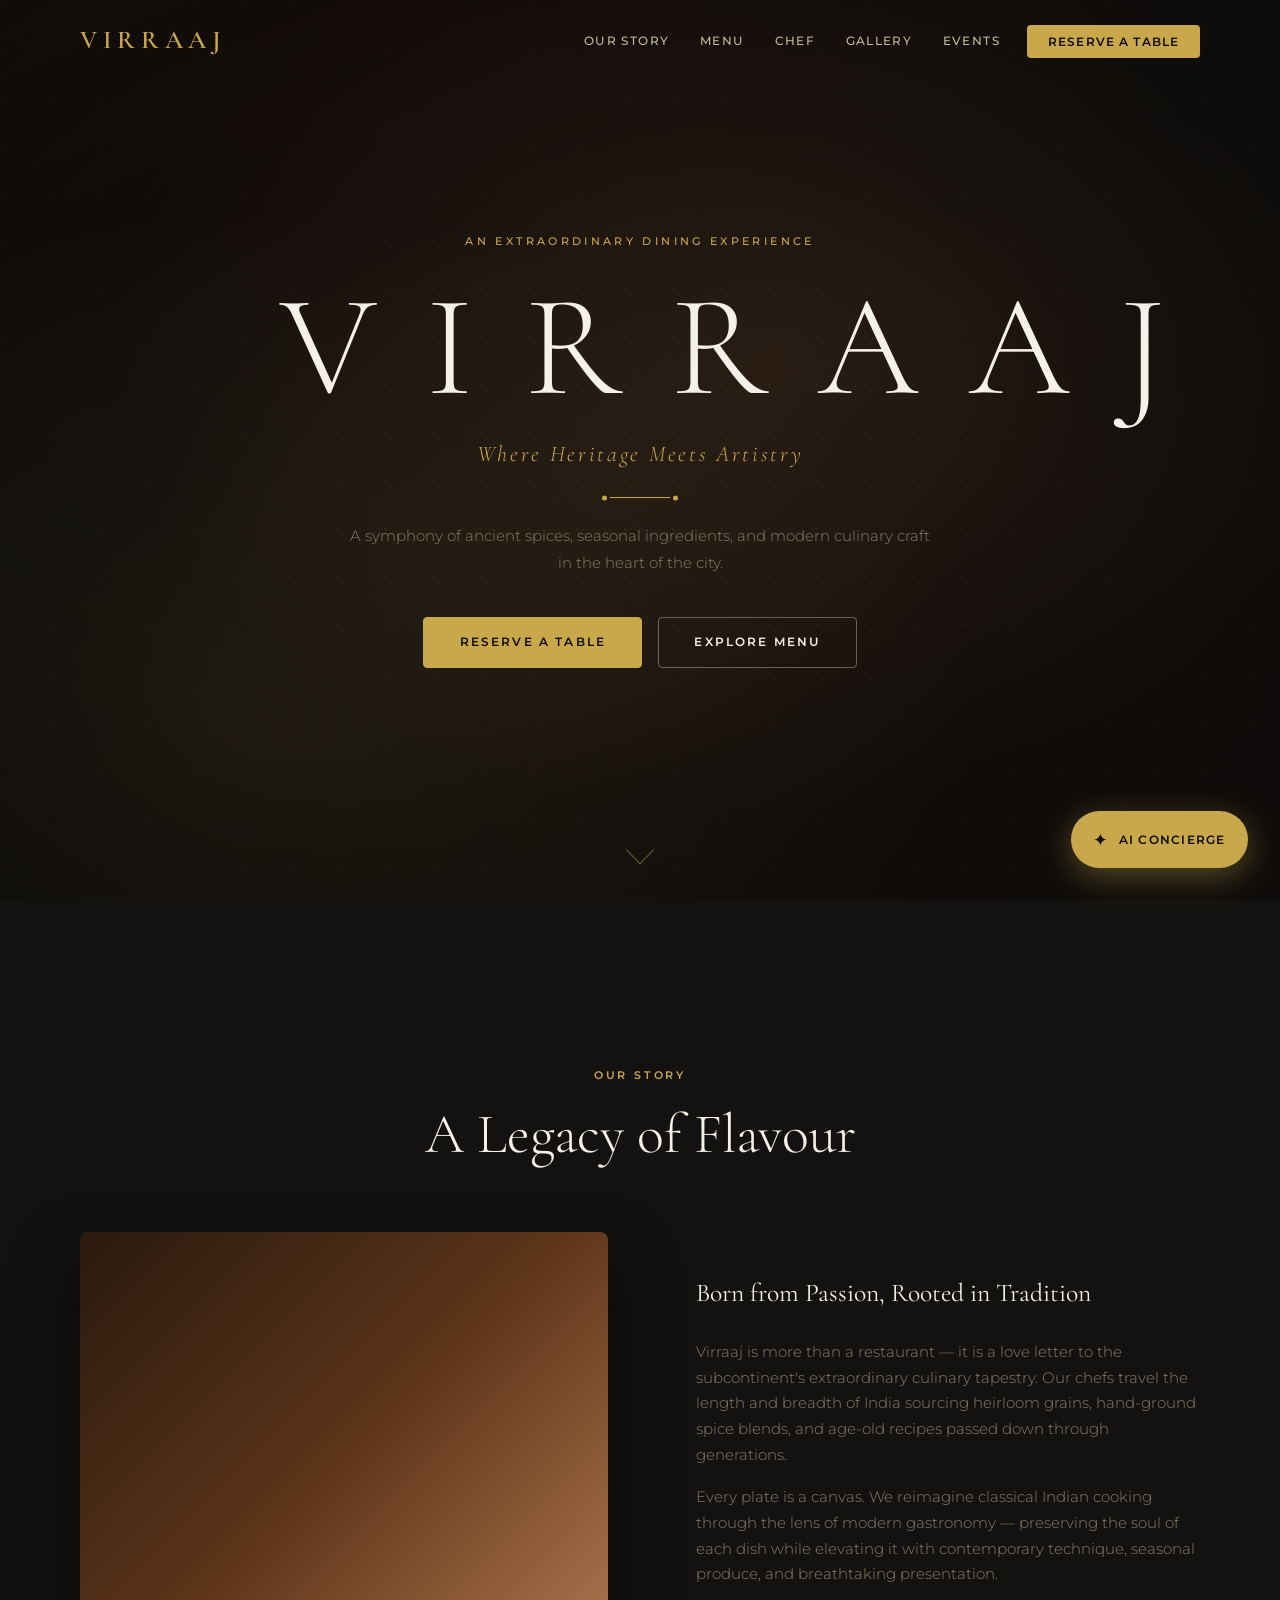
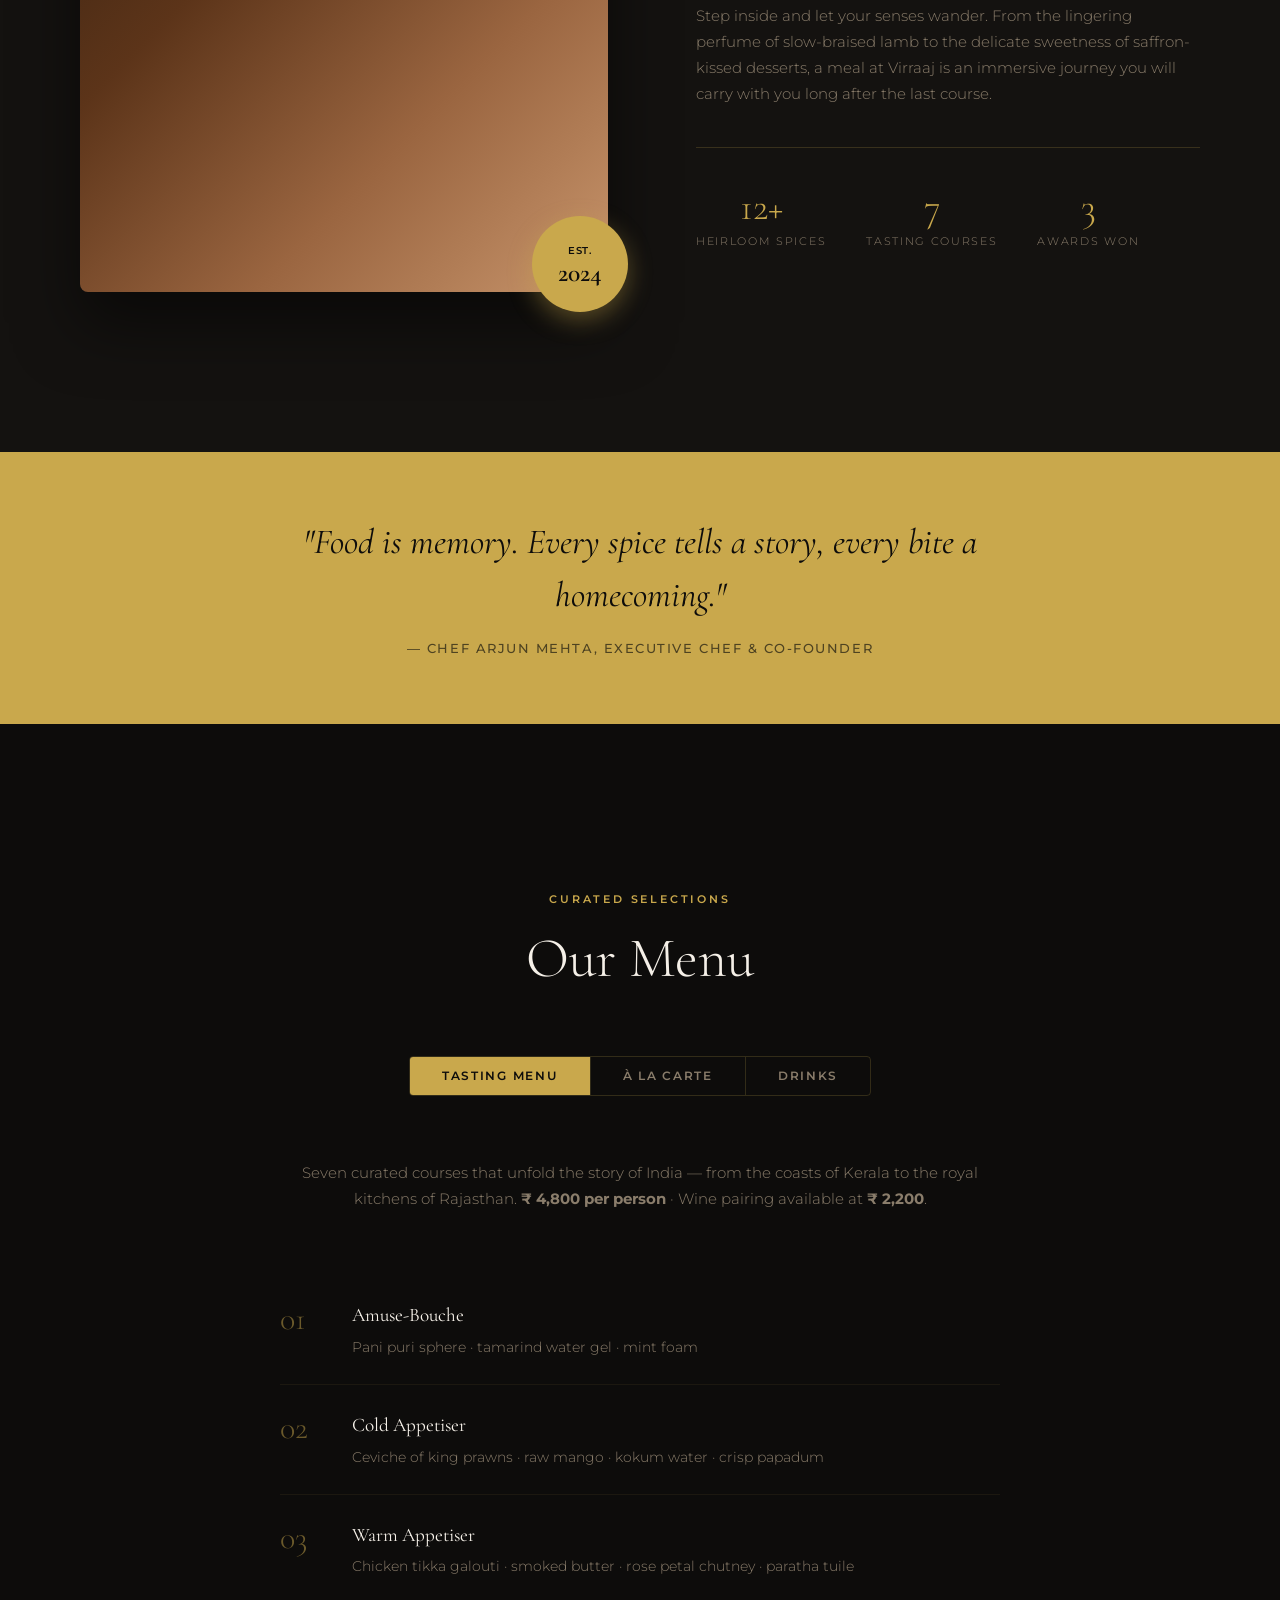
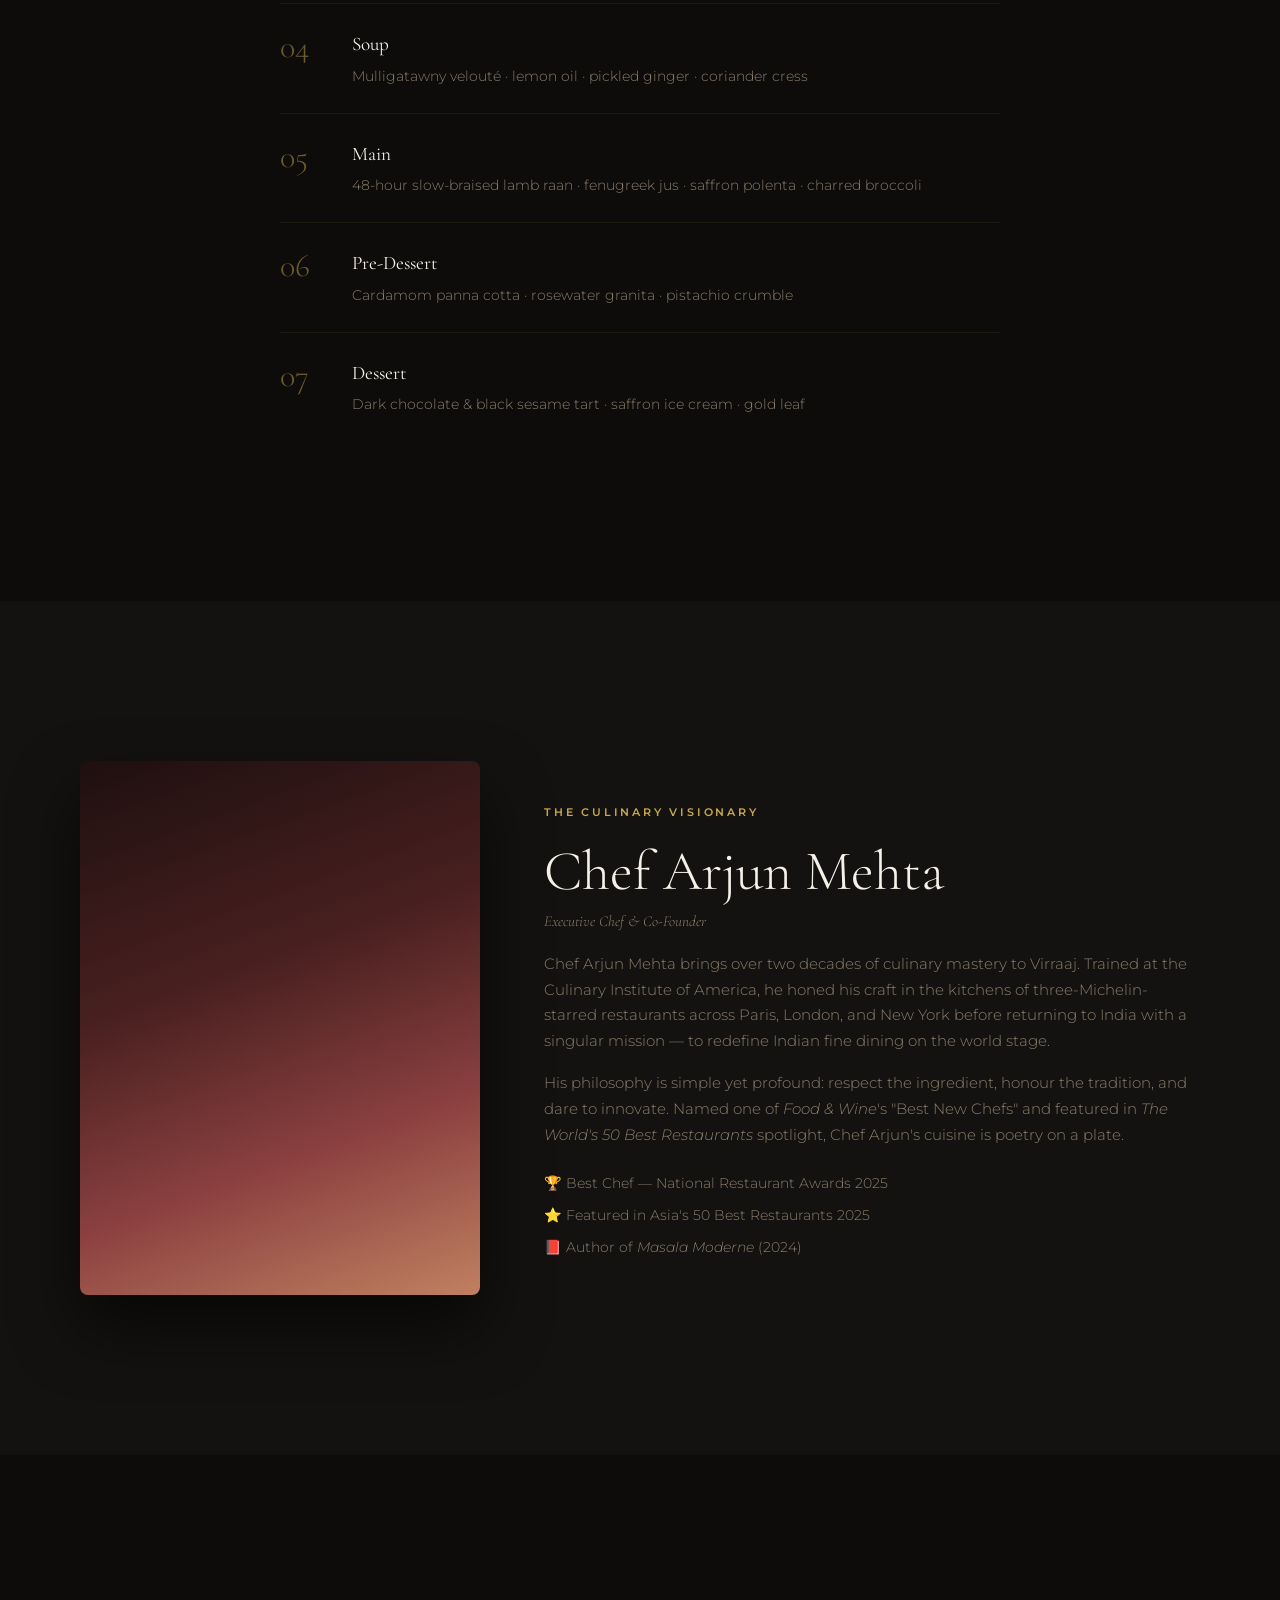
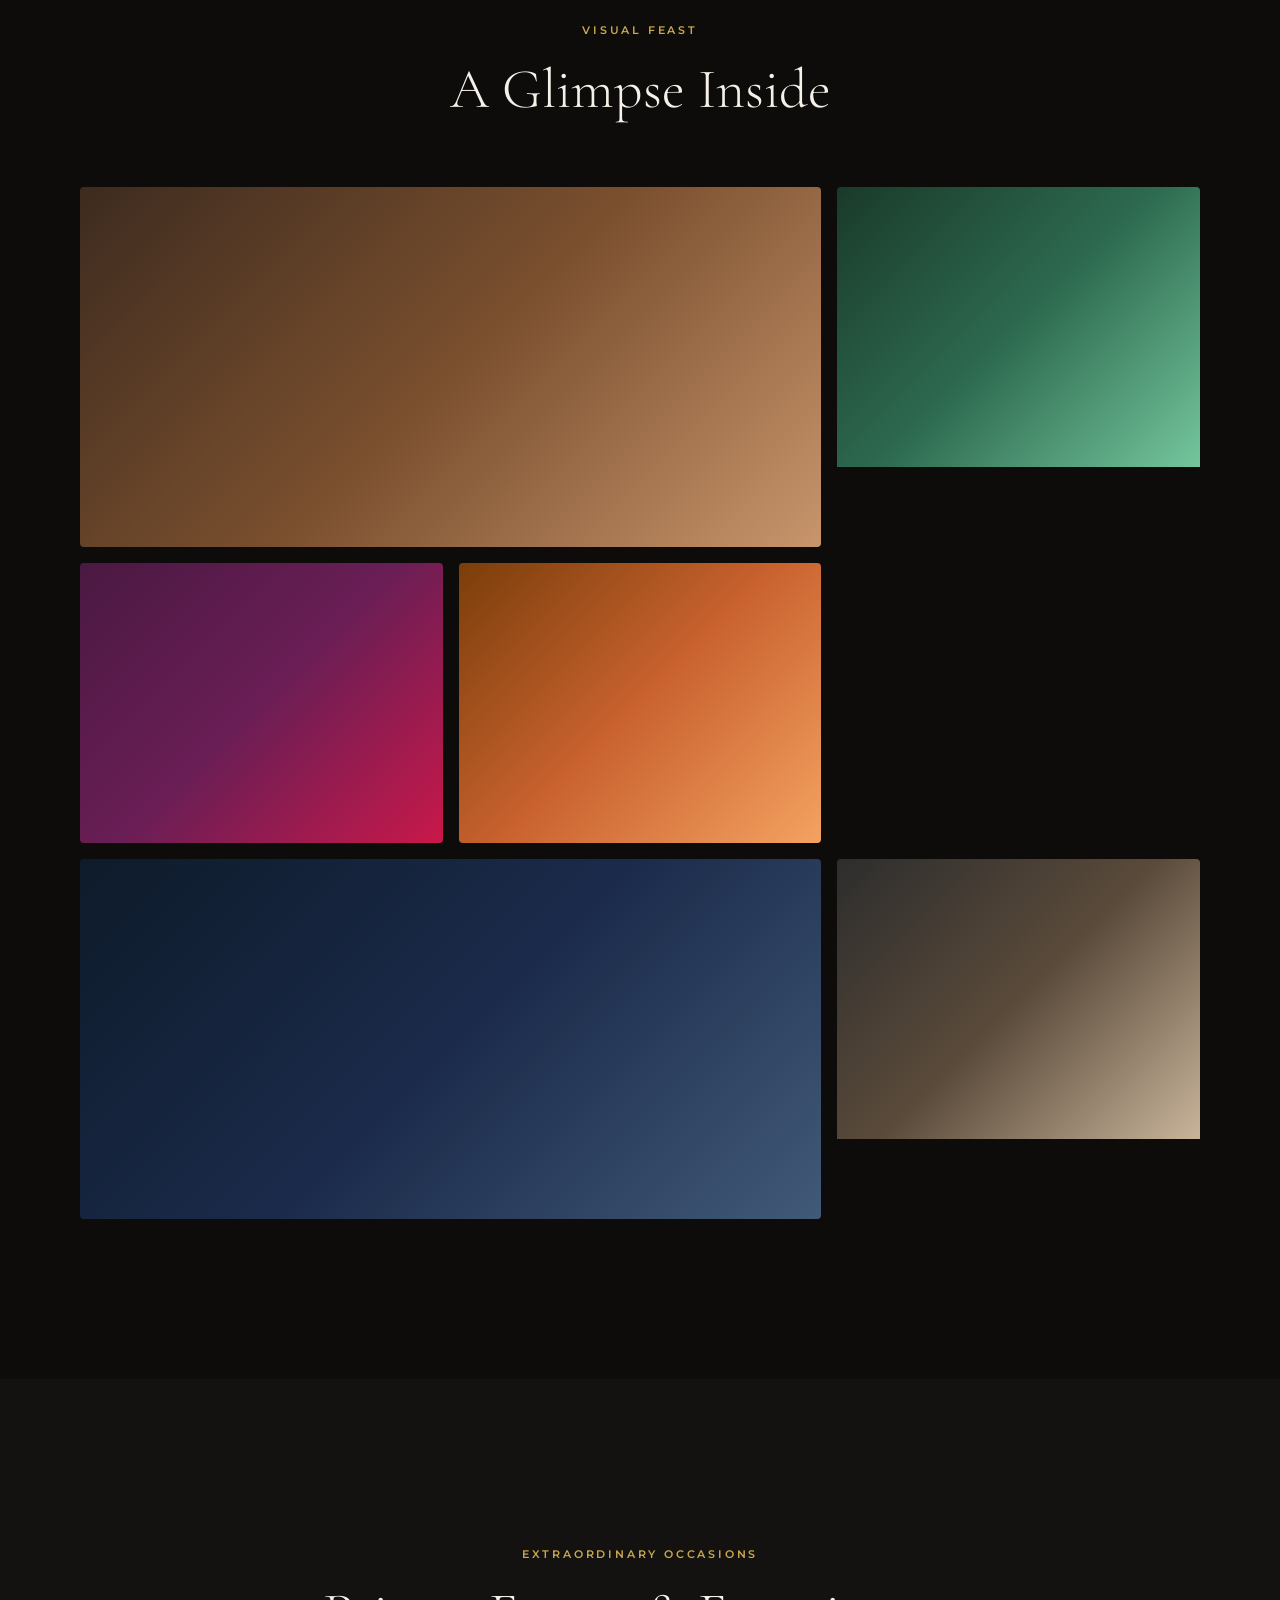
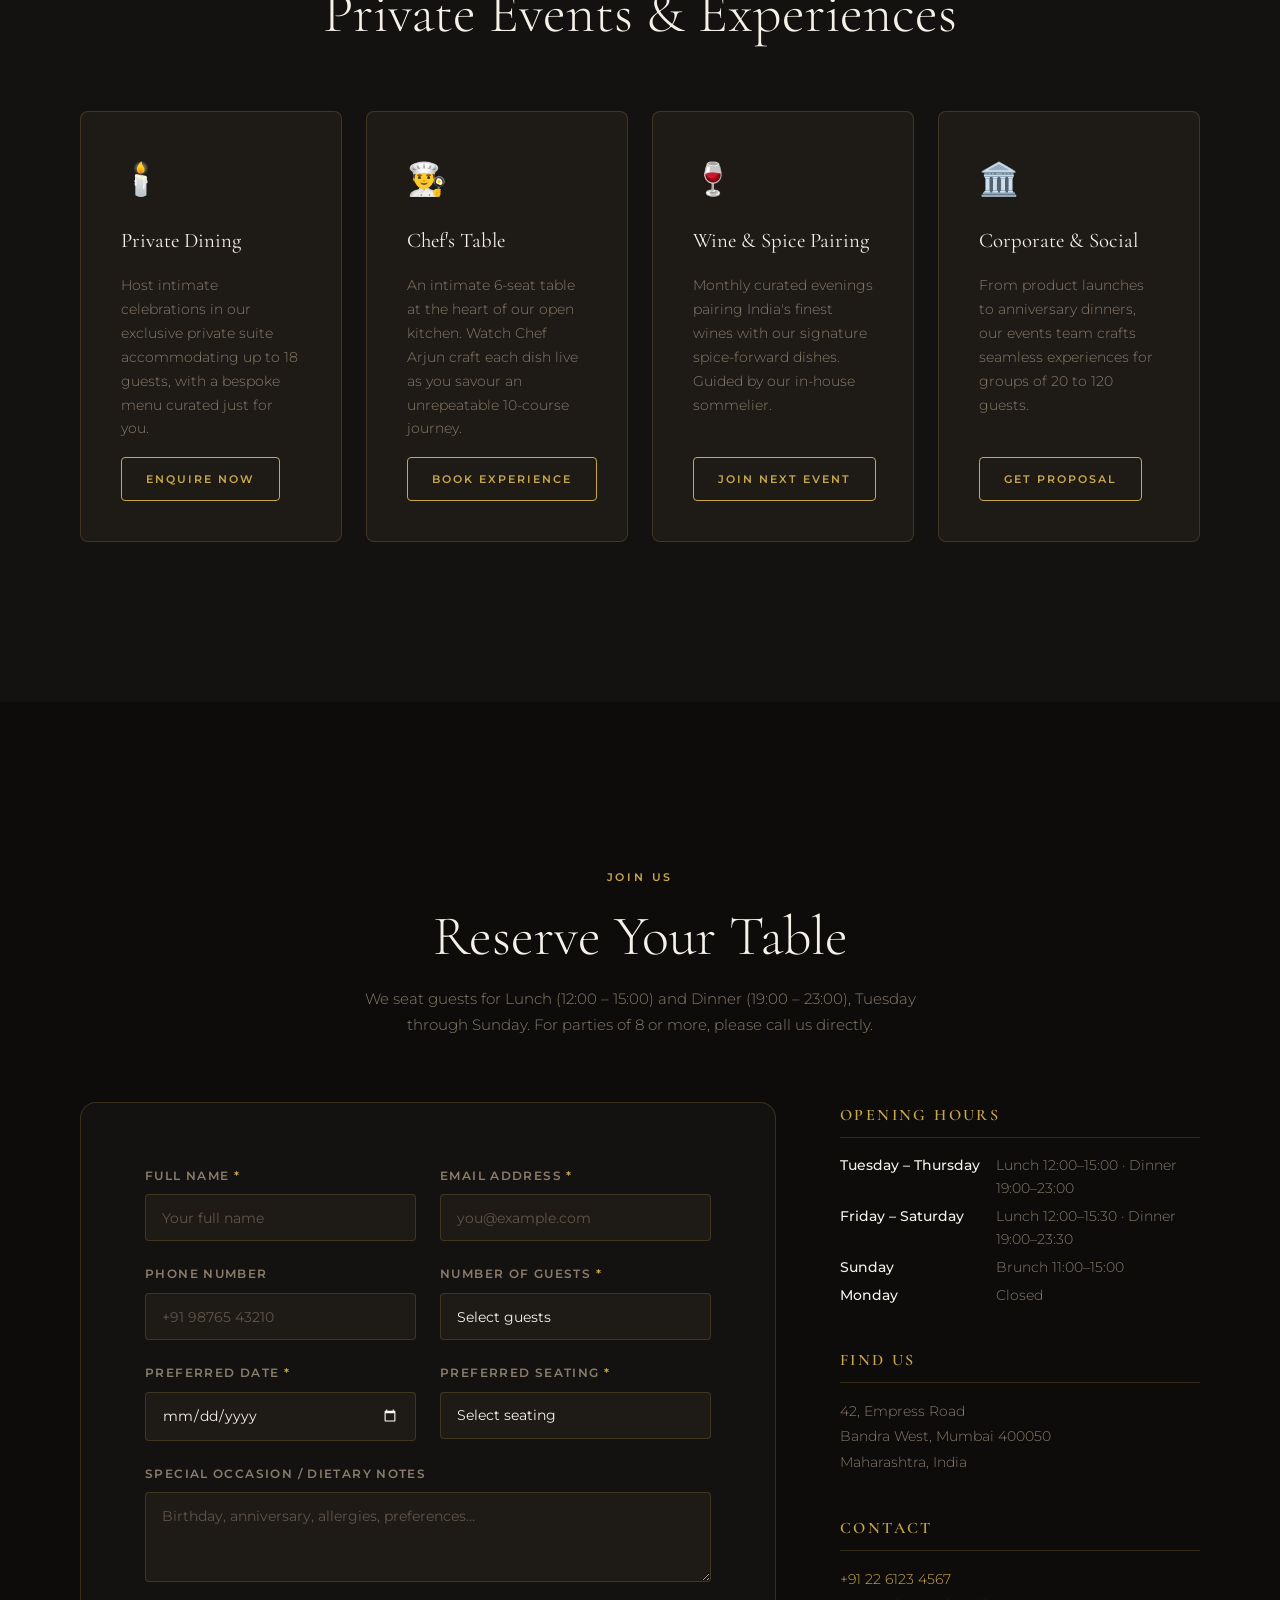
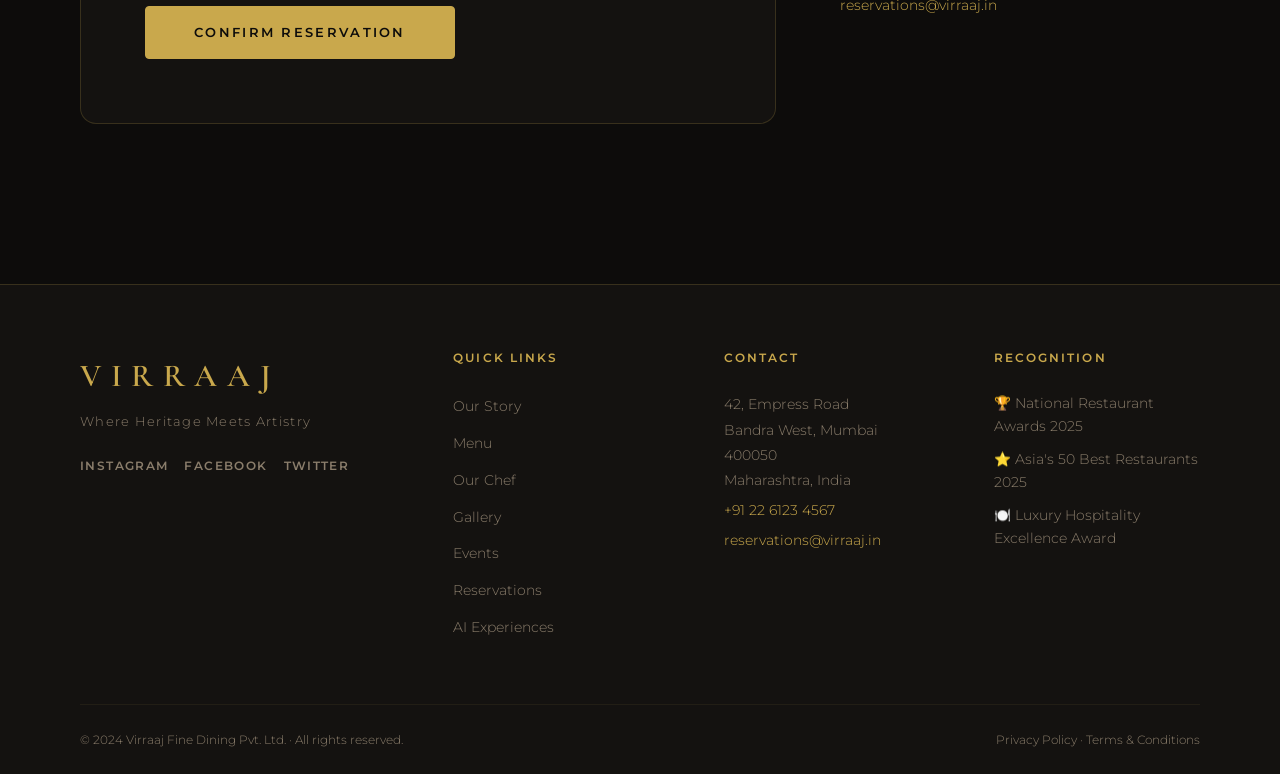
<file: index.html>
<!DOCTYPE html>
<html lang="en">
<head>
  <meta charset="UTF-8" />
  <meta name="viewport" content="width=device-width, initial-scale=1.0" />
  <meta name="description" content="Virraaj – An immersive fine dining experience celebrating the rich culinary heritage of India with a contemporary vision." />
  <title>Virraaj | Fine Dining</title>
  <link rel="preconnect" href="https://fonts.googleapis.com" />
  <link rel="preconnect" href="https://fonts.gstatic.com" crossorigin />
  <link href="https://fonts.googleapis.com/css2?family=Cormorant+Garamond:ital,wght@0,300;0,400;0,600;1,300;1,400&family=Montserrat:wght@300;400;500;600&display=swap" rel="stylesheet" />
  <link rel="stylesheet" href="css/style.css" />
</head>
<body>

  <!-- ───────────────────────── NAVIGATION ───────────────────────── -->
  <nav class="navbar" id="navbar" role="navigation" aria-label="Main navigation">
    <div class="nav-container">
      <a href="#hero" class="nav-logo" aria-label="Virraaj home">
        <span class="logo-text">VIRRAAJ</span>
      </a>
      <button class="nav-toggle" id="nav-toggle" aria-controls="nav-menu" aria-expanded="false" aria-label="Open menu">
        <span></span><span></span><span></span>
      </button>
      <ul class="nav-menu" id="nav-menu" role="list">
        <li><a href="#about"        class="nav-link">Our Story</a></li>
        <li><a href="#menu"         class="nav-link">Menu</a></li>
        <li><a href="#chef"         class="nav-link">Chef</a></li>
        <li><a href="#gallery"      class="nav-link">Gallery</a></li>
        <li><a href="#events"       class="nav-link">Events</a></li>
        <li><a href="#reservations" class="nav-link nav-cta">Reserve a Table</a></li>
      </ul>
    </div>
  </nav>

  <!-- ───────────────────────── HERO ───────────────────────── -->
  <section class="hero" id="hero" aria-label="Hero">
    <div class="hero-overlay"></div>
    <div class="hero-content">
      <p class="hero-eyebrow">An Extraordinary Dining Experience</p>
      <h1 class="hero-title">VIRRAAJ</h1>
      <p class="hero-subtitle">Where Heritage Meets Artistry</p>
      <div class="hero-divider" aria-hidden="true"></div>
      <p class="hero-tagline">
        A symphony of ancient spices, seasonal ingredients, and modern culinary craft<br/>
        in the heart of the city.
      </p>
      <div class="hero-actions">
        <a href="#reservations" class="btn btn-primary">Reserve a Table</a>
        <a href="#menu" class="btn btn-ghost">Explore Menu</a>
      </div>
    </div>
    <a href="#about" class="scroll-down" aria-label="Scroll to About section">
      <span class="scroll-down__arrow"></span>
    </a>
  </section>

  <!-- ───────────────────────── ABOUT ───────────────────────── -->
  <section class="section about" id="about" aria-labelledby="about-heading">
    <div class="container">
      <div class="section-header">
        <span class="section-tag">Our Story</span>
        <h2 class="section-title" id="about-heading">A Legacy of Flavour</h2>
      </div>
      <div class="about-grid">
        <div class="about-image-wrap">
          <div class="about-image" role="img" aria-label="Interior of Virraaj restaurant"></div>
          <div class="about-badge">
            <span class="badge-year">Est.</span>
            <span class="badge-num">2024</span>
          </div>
        </div>
        <div class="about-text">
          <h3 class="about-subtitle">Born from Passion, Rooted in Tradition</h3>
          <p>
            Virraaj is more than a restaurant — it is a love letter to the subcontinent's extraordinary culinary tapestry.
            Our chefs travel the length and breadth of India sourcing heirloom grains, hand-ground spice blends, and
            age-old recipes passed down through generations.
          </p>
          <p>
            Every plate is a canvas. We reimagine classical Indian cooking through the lens of modern gastronomy —
            preserving the soul of each dish while elevating it with contemporary technique, seasonal produce, and
            breathtaking presentation.
          </p>
          <p>
            Step inside and let your senses wander. From the lingering perfume of slow-braised lamb to the delicate
            sweetness of saffron-kissed desserts, a meal at Virraaj is an immersive journey you will carry with you long after the last course.
          </p>
          <div class="about-stats" role="list">
            <div class="stat" role="listitem">
              <span class="stat-num">12+</span>
              <span class="stat-label">Heirloom Spices</span>
            </div>
            <div class="stat" role="listitem">
              <span class="stat-num">7</span>
              <span class="stat-label">Tasting Courses</span>
            </div>
            <div class="stat" role="listitem">
              <span class="stat-num">3</span>
              <span class="stat-label">Awards Won</span>
            </div>
          </div>
        </div>
      </div>
    </div>
  </section>

  <!-- ───────────────────────── PHILOSOPHY ───────────────────────── -->
  <section class="philosophy" aria-labelledby="philosophy-heading">
    <div class="philosophy-inner">
      <blockquote class="philosophy-quote">
        <p id="philosophy-heading">"Food is memory. Every spice tells a story, every bite a homecoming."</p>
        <footer>— Chef Arjun Mehta, Executive Chef &amp; Co-Founder</footer>
      </blockquote>
    </div>
  </section>

  <!-- ───────────────────────── MENU ───────────────────────── -->
  <section class="section menu" id="menu" aria-labelledby="menu-heading">
    <div class="container">
      <div class="section-header">
        <span class="section-tag">Curated Selections</span>
        <h2 class="section-title" id="menu-heading">Our Menu</h2>
      </div>

      <div class="menu-tabs" role="tablist" aria-label="Menu categories">
        <button class="menu-tab active" role="tab" aria-selected="true"  aria-controls="tab-tasting"  id="btn-tasting">Tasting Menu</button>
        <button class="menu-tab"        role="tab" aria-selected="false" aria-controls="tab-a-la-carte" id="btn-alacarte">À La Carte</button>
        <button class="menu-tab"        role="tab" aria-selected="false" aria-controls="tab-drinks"   id="btn-drinks">Drinks</button>
      </div>

      <!-- Tasting Menu -->
      <div class="menu-panel active" id="tab-tasting" role="tabpanel" aria-labelledby="btn-tasting">
        <p class="menu-panel-intro">
          Seven curated courses that unfold the story of India — from the coasts of Kerala to the royal kitchens of Rajasthan.
          <strong>₹ 4,800 per person</strong> · Wine pairing available at <strong>₹ 2,200</strong>.
        </p>
        <ol class="tasting-courses" aria-label="Seven-course tasting menu">
          <li class="course">
            <div class="course-num" aria-hidden="true">01</div>
            <div class="course-info">
              <h4>Amuse-Bouche</h4>
              <p>Pani puri sphere · tamarind water gel · mint foam</p>
            </div>
          </li>
          <li class="course">
            <div class="course-num" aria-hidden="true">02</div>
            <div class="course-info">
              <h4>Cold Appetiser</h4>
              <p>Ceviche of king prawns · raw mango · kokum water · crisp papadum</p>
            </div>
          </li>
          <li class="course">
            <div class="course-num" aria-hidden="true">03</div>
            <div class="course-info">
              <h4>Warm Appetiser</h4>
              <p>Chicken tikka galouti · smoked butter · rose petal chutney · paratha tuile</p>
            </div>
          </li>
          <li class="course">
            <div class="course-num" aria-hidden="true">04</div>
            <div class="course-info">
              <h4>Soup</h4>
              <p>Mulligatawny velouté · lemon oil · pickled ginger · coriander cress</p>
            </div>
          </li>
          <li class="course">
            <div class="course-num" aria-hidden="true">05</div>
            <div class="course-info">
              <h4>Main</h4>
              <p>48-hour slow-braised lamb raan · fenugreek jus · saffron polenta · charred broccoli</p>
            </div>
          </li>
          <li class="course">
            <div class="course-num" aria-hidden="true">06</div>
            <div class="course-info">
              <h4>Pre-Dessert</h4>
              <p>Cardamom panna cotta · rosewater granita · pistachio crumble</p>
            </div>
          </li>
          <li class="course">
            <div class="course-num" aria-hidden="true">07</div>
            <div class="course-info">
              <h4>Dessert</h4>
              <p>Dark chocolate &amp; black sesame tart · saffron ice cream · gold leaf</p>
            </div>
          </li>
        </ol>
      </div>

      <!-- À La Carte -->
      <div class="menu-panel" id="tab-a-la-carte" role="tabpanel" aria-labelledby="btn-alacarte" hidden>
        <div class="alacarte-grid">
          <div class="alacarte-section">
            <h3>Starters</h3>
            <ul class="dish-list" role="list">
              <li class="dish" role="listitem">
                <div class="dish-name">Burrata Chaat <span class="dish-tag">V</span></div>
                <div class="dish-desc">Heritage tomatoes · tamarind · pomegranate · sev</div>
                <div class="dish-price">₹ 780</div>
              </li>
              <li class="dish" role="listitem">
                <div class="dish-name">Scallop Tikka</div>
                <div class="dish-desc">Hand-dived scallops · ajwain · celeriac purée · micro greens</div>
                <div class="dish-price">₹ 1,250</div>
              </li>
              <li class="dish" role="listitem">
                <div class="dish-name">Dahi Kebab <span class="dish-tag">V</span></div>
                <div class="dish-desc">Hung yogurt · truffle oil · walnut chutney</div>
                <div class="dish-price">₹ 680</div>
              </li>
              <li class="dish" role="listitem">
                <div class="dish-name">Foie Gras Keema</div>
                <div class="dish-desc">Duck foie gras · minced lamb · brioche pav</div>
                <div class="dish-price">₹ 1,650</div>
              </li>
            </ul>
          </div>
          <div class="alacarte-section">
            <h3>Mains</h3>
            <ul class="dish-list" role="list">
              <li class="dish" role="listitem">
                <div class="dish-name">Dal Makhani Risotto <span class="dish-tag">V</span></div>
                <div class="dish-desc">Black lentil · smoked butter · parmesan · crispy shallot</div>
                <div class="dish-price">₹ 980</div>
              </li>
              <li class="dish" role="listitem">
                <div class="dish-name">Wild Sea Bass</div>
                <div class="dish-desc">Goan curry sauce · coconut rice · pickled cucumber</div>
                <div class="dish-price">₹ 1,850</div>
              </li>
              <li class="dish" role="listitem">
                <div class="dish-name">Lamb Rogan Josh Wellington</div>
                <div class="dish-desc">Spiced minced lamb · pastry crust · mint raita</div>
                <div class="dish-price">₹ 2,100</div>
              </li>
              <li class="dish" role="listitem">
                <div class="dish-name">Paneer Royale <span class="dish-tag">V</span></div>
                <div class="dish-desc">Smoked paneer · makhani sauce · saffron naan</div>
                <div class="dish-price">₹ 1,100</div>
              </li>
            </ul>
          </div>
          <div class="alacarte-section">
            <h3>Desserts</h3>
            <ul class="dish-list" role="list">
              <li class="dish" role="listitem">
                <div class="dish-name">Gulab Jamun Fondant <span class="dish-tag">V</span></div>
                <div class="dish-desc">Warm rose-syrup centre · vanilla kulfi</div>
                <div class="dish-price">₹ 620</div>
              </li>
              <li class="dish" role="listitem">
                <div class="dish-name">Mango Soufflé <span class="dish-tag">V</span></div>
                <div class="dish-desc">Alphonso mango · cardamom crème anglaise</div>
                <div class="dish-price">₹ 720</div>
              </li>
              <li class="dish" role="listitem">
                <div class="dish-name">Petits Fours <span class="dish-tag">V</span></div>
                <div class="dish-desc">Chai truffle · pistachio barfi · orange blossom madeleine</div>
                <div class="dish-price">₹ 480</div>
              </li>
            </ul>
          </div>
        </div>
        <p class="menu-note">V = Vegetarian · All prices are inclusive of taxes · Service charge of 10% will be added.</p>
      </div>

      <!-- Drinks -->
      <div class="menu-panel" id="tab-drinks" role="tabpanel" aria-labelledby="btn-drinks" hidden>
        <div class="alacarte-grid">
          <div class="alacarte-section">
            <h3>Signature Cocktails</h3>
            <ul class="dish-list" role="list">
              <li class="dish" role="listitem">
                <div class="dish-name">Maharaja's Garden</div>
                <div class="dish-desc">Gin · rose water · cardamom syrup · lychee · pink grapefruit</div>
                <div class="dish-price">₹ 850</div>
              </li>
              <li class="dish" role="listitem">
                <div class="dish-name">Spice Route</div>
                <div class="dish-desc">Aged rum · star anise · tamarind · smoked salt rim</div>
                <div class="dish-price">₹ 950</div>
              </li>
              <li class="dish" role="listitem">
                <div class="dish-name">Lotus Bloom</div>
                <div class="dish-desc">Vodka · lotus root syrup · cucumber · elderflower</div>
                <div class="dish-price">₹ 800</div>
              </li>
              <li class="dish" role="listitem">
                <div class="dish-name">Nimbu Negroni</div>
                <div class="dish-desc">Gin · Campari · sweet vermouth · kaffir lime leaf</div>
                <div class="dish-price">₹ 900</div>
              </li>
            </ul>
          </div>
          <div class="alacarte-section">
            <h3>Mocktails</h3>
            <ul class="dish-list" role="list">
              <li class="dish" role="listitem">
                <div class="dish-name">Saffron Sunrise</div>
                <div class="dish-desc">Saffron · orange · mango · ginger ale</div>
                <div class="dish-price">₹ 480</div>
              </li>
              <li class="dish" role="listitem">
                <div class="dish-name">Kokum Cooler</div>
                <div class="dish-desc">Kokum · mint · sea salt · sparkling water</div>
                <div class="dish-price">₹ 420</div>
              </li>
              <li class="dish" role="listitem">
                <div class="dish-name">Rose &amp; Basil Lemonade</div>
                <div class="dish-desc">Fresh lemon · rose syrup · Thai basil · soda</div>
                <div class="dish-price">₹ 380</div>
              </li>
            </ul>
          </div>
          <div class="alacarte-section">
            <h3>Wine Selection</h3>
            <ul class="dish-list" role="list">
              <li class="dish" role="listitem">
                <div class="dish-name">Sula Rasa Shiraz</div>
                <div class="dish-desc">Nashik, Maharashtra · Dark fruit · spice · smooth tannins</div>
                <div class="dish-price">₹ 1,200 / bottle</div>
              </li>
              <li class="dish" role="listitem">
                <div class="dish-name">Grover Zampa Chardonnay</div>
                <div class="dish-desc">Nandi Hills, Karnataka · Citrus · butter · minerality</div>
                <div class="dish-price">₹ 1,400 / bottle</div>
              </li>
              <li class="dish" role="listitem">
                <div class="dish-name">York Winery Sparkling</div>
                <div class="dish-desc">Nashik · Fine bubbles · apple · toasted brioche</div>
                <div class="dish-price">₹ 1,800 / bottle</div>
              </li>
            </ul>
          </div>
        </div>
      </div>
    </div>
  </section>

  <!-- ───────────────────────── CHEF ───────────────────────── -->
  <section class="section chef" id="chef" aria-labelledby="chef-heading">
    <div class="container chef-container">
      <div class="chef-portrait" role="img" aria-label="Portrait of Chef Arjun Mehta"></div>
      <div class="chef-bio">
        <span class="section-tag">The Culinary Visionary</span>
        <h2 class="section-title" id="chef-heading">Chef Arjun Mehta</h2>
        <p class="chef-title">Executive Chef &amp; Co-Founder</p>
        <p>
          Chef Arjun Mehta brings over two decades of culinary mastery to Virraaj. Trained at the Culinary Institute
          of America, he honed his craft in the kitchens of three-Michelin-starred restaurants across Paris, London, and
          New York before returning to India with a singular mission — to redefine Indian fine dining on the world stage.
        </p>
        <p>
          His philosophy is simple yet profound: respect the ingredient, honour the tradition, and dare to innovate.
          Named one of <em>Food &amp; Wine</em>'s "Best New Chefs" and featured in <em>The World's 50 Best Restaurants</em>
          spotlight, Chef Arjun's cuisine is poetry on a plate.
        </p>
        <ul class="chef-accolades" aria-label="Chef accolades">
          <li>🏆 Best Chef — National Restaurant Awards 2025</li>
          <li>⭐ Featured in Asia's 50 Best Restaurants 2025</li>
          <li>📕 Author of <em>Masala Moderne</em> (2024)</li>
        </ul>
      </div>
    </div>
  </section>

  <!-- ───────────────────────── GALLERY ───────────────────────── -->
  <section class="section gallery" id="gallery" aria-labelledby="gallery-heading">
    <div class="container">
      <div class="section-header">
        <span class="section-tag">Visual Feast</span>
        <h2 class="section-title" id="gallery-heading">A Glimpse Inside</h2>
      </div>
      <div class="gallery-grid" role="list" aria-label="Restaurant gallery">
        <div class="gallery-item gallery-item--large" role="listitem">
          <div class="gallery-img" style="background: linear-gradient(135deg, #3d2b1f 0%, #7a4f2e 50%, #c8956c 100%);" role="img" aria-label="Restaurant dining room at night"></div>
          <div class="gallery-caption">The Dining Room</div>
        </div>
        <div class="gallery-item" role="listitem">
          <div class="gallery-img" style="background: linear-gradient(135deg, #1a3a2a 0%, #2d6a4f 50%, #74c69d 100%);" role="img" aria-label="Plated dish — burrata chaat"></div>
          <div class="gallery-caption">Burrata Chaat</div>
        </div>
        <div class="gallery-item" role="listitem">
          <div class="gallery-img" style="background: linear-gradient(135deg, #4a1942 0%, #6a1e55 50%, #c9184a 100%);" role="img" aria-label="Chef at work in open kitchen"></div>
          <div class="gallery-caption">Open Kitchen</div>
        </div>
        <div class="gallery-item" role="listitem">
          <div class="gallery-img" style="background: linear-gradient(135deg, #7a3e0a 0%, #c9622f 50%, #f4a261 100%);" role="img" aria-label="Lamb raan main course"></div>
          <div class="gallery-caption">Lamb Raan</div>
        </div>
        <div class="gallery-item gallery-item--large" role="listitem">
          <div class="gallery-img" style="background: linear-gradient(135deg, #0d1b2a 0%, #1b2a4a 50%, #415a77 100%);" role="img" aria-label="Private dining suite"></div>
          <div class="gallery-caption">Private Dining Suite</div>
        </div>
        <div class="gallery-item" role="listitem">
          <div class="gallery-img" style="background: linear-gradient(135deg, #2d2d2d 0%, #5a4a3a 50%, #c8b49a 100%);" role="img" aria-label="Dessert — chocolate sesame tart"></div>
          <div class="gallery-caption">Chocolate Sesame Tart</div>
        </div>
      </div>
    </div>
  </section>

  <!-- ───────────────────────── EVENTS ───────────────────────── -->
  <section class="section events" id="events" aria-labelledby="events-heading">
    <div class="container">
      <div class="section-header">
        <span class="section-tag">Extraordinary Occasions</span>
        <h2 class="section-title" id="events-heading">Private Events &amp; Experiences</h2>
      </div>
      <div class="events-grid">
        <article class="event-card" aria-labelledby="event-private">
          <div class="event-icon" aria-hidden="true">🕯️</div>
          <h3 id="event-private">Private Dining</h3>
          <p>Host intimate celebrations in our exclusive private suite accommodating up to 18 guests, with a bespoke menu curated just for you.</p>
          <a href="#reservations" class="btn btn-outline">Enquire Now</a>
        </article>
        <article class="event-card" aria-labelledby="event-chef-table">
          <div class="event-icon" aria-hidden="true">👨‍🍳</div>
          <h3 id="event-chef-table">Chef's Table</h3>
          <p>An intimate 6-seat table at the heart of our open kitchen. Watch Chef Arjun craft each dish live as you savour an unrepeatable 10-course journey.</p>
          <a href="#reservations" class="btn btn-outline">Book Experience</a>
        </article>
        <article class="event-card" aria-labelledby="event-wine">
          <div class="event-icon" aria-hidden="true">🍷</div>
          <h3 id="event-wine">Wine &amp; Spice Pairing</h3>
          <p>Monthly curated evenings pairing India's finest wines with our signature spice-forward dishes. Guided by our in-house sommelier.</p>
          <a href="#reservations" class="btn btn-outline">Join Next Event</a>
        </article>
        <article class="event-card" aria-labelledby="event-corporate">
          <div class="event-icon" aria-hidden="true">🏛️</div>
          <h3 id="event-corporate">Corporate &amp; Social</h3>
          <p>From product launches to anniversary dinners, our events team crafts seamless experiences for groups of 20 to 120 guests.</p>
          <a href="#reservations" class="btn btn-outline">Get Proposal</a>
        </article>
      </div>
    </div>
  </section>

  <!-- ───────────────────────── RESERVATIONS ───────────────────────── -->
  <section class="section reservations" id="reservations" aria-labelledby="res-heading">
    <div class="container">
      <div class="section-header">
        <span class="section-tag">Join Us</span>
        <h2 class="section-title" id="res-heading">Reserve Your Table</h2>
        <p class="section-intro">
          We seat guests for Lunch (12:00 – 15:00) and Dinner (19:00 – 23:00), Tuesday through Sunday.
          For parties of 8 or more, please call us directly.
        </p>
      </div>

      <div class="reservation-wrap">
        <form class="reservation-form" id="reservation-form" novalidate aria-label="Table reservation form">
          <div class="form-row">
            <div class="form-group">
              <label for="res-name">Full Name <span aria-hidden="true">*</span></label>
              <input type="text" id="res-name" name="name" autocomplete="name" required placeholder="Your full name" />
            </div>
            <div class="form-group">
              <label for="res-email">Email Address <span aria-hidden="true">*</span></label>
              <input type="email" id="res-email" name="email" autocomplete="email" required placeholder="you@example.com" />
            </div>
          </div>
          <div class="form-row">
            <div class="form-group">
              <label for="res-phone">Phone Number</label>
              <input type="tel" id="res-phone" name="phone" autocomplete="tel" placeholder="+91 98765 43210" />
            </div>
            <div class="form-group">
              <label for="res-guests">Number of Guests <span aria-hidden="true">*</span></label>
              <select id="res-guests" name="guests" required>
                <option value="" disabled selected>Select guests</option>
                <option value="1">1 Guest</option>
                <option value="2">2 Guests</option>
                <option value="3">3 Guests</option>
                <option value="4">4 Guests</option>
                <option value="5">5 Guests</option>
                <option value="6">6 Guests</option>
                <option value="7">7 Guests</option>
              </select>
            </div>
          </div>
          <div class="form-row">
            <div class="form-group">
              <label for="res-date">Preferred Date <span aria-hidden="true">*</span></label>
              <input type="date" id="res-date" name="date" required />
            </div>
            <div class="form-group">
              <label for="res-time">Preferred Seating <span aria-hidden="true">*</span></label>
              <select id="res-time" name="time" required>
                <option value="" disabled selected>Select seating</option>
                <optgroup label="Lunch">
                  <option value="12:00">12:00 PM</option>
                  <option value="12:30">12:30 PM</option>
                  <option value="13:00">1:00 PM</option>
                  <option value="13:30">1:30 PM</option>
                  <option value="14:00">2:00 PM</option>
                </optgroup>
                <optgroup label="Dinner">
                  <option value="19:00">7:00 PM</option>
                  <option value="19:30">7:30 PM</option>
                  <option value="20:00">8:00 PM</option>
                  <option value="20:30">8:30 PM</option>
                  <option value="21:00">9:00 PM</option>
                </optgroup>
              </select>
            </div>
          </div>
          <div class="form-group form-group--full">
            <label for="res-occasion">Special Occasion / Dietary Notes</label>
            <textarea id="res-occasion" name="occasion" rows="3" placeholder="Birthday, anniversary, allergies, preferences…"></textarea>
          </div>
          <div class="form-actions">
            <button type="submit" class="btn btn-primary btn-large">Confirm Reservation</button>
          </div>
          <div class="form-success" id="form-success" role="alert" aria-live="polite" hidden>
            <span class="success-icon" aria-hidden="true">✓</span>
            <p><strong>Reservation Received!</strong> We'll confirm your booking within 2 hours via email. We look forward to welcoming you to Virraaj.</p>
          </div>
          <div class="form-error" id="form-error" role="alert" aria-live="polite" hidden>
            <p>Please fill in all required fields before submitting.</p>
          </div>
        </form>

        <aside class="reservation-info" aria-label="Contact and hours information">
          <div class="info-block">
            <h3>Opening Hours</h3>
            <dl>
              <dt>Tuesday – Thursday</dt><dd>Lunch 12:00–15:00 · Dinner 19:00–23:00</dd>
              <dt>Friday – Saturday</dt><dd>Lunch 12:00–15:30 · Dinner 19:00–23:30</dd>
              <dt>Sunday</dt><dd>Brunch 11:00–15:00</dd>
              <dt>Monday</dt><dd>Closed</dd>
            </dl>
          </div>
          <div class="info-block">
            <h3>Find Us</h3>
            <address>
              42, Empress Road<br/>
              Bandra West, Mumbai 400050<br/>
              Maharashtra, India
            </address>
          </div>
          <div class="info-block">
            <h3>Contact</h3>
            <p><a href="tel:+912261234567">+91 22 6123 4567</a></p>
            <p><a href="mailto:reservations@virraaj.in">reservations@virraaj.in</a></p>
          </div>
        </aside>
      </div>
    </div>
  </section>

  <!-- ───────────────────────── AI ASSISTANT ───────────────────────── -->
  <div class="ai-chat-launcher" id="ai-chat-launcher" aria-label="Open AI concierge">
    <span class="ai-chat-icon" aria-hidden="true">✦</span>
    <span class="ai-chat-label">AI Concierge</span>
  </div>

  <div class="ai-chat-window" id="ai-chat-window" role="dialog" aria-modal="true" aria-labelledby="ai-chat-title" hidden>
    <div class="ai-chat-header">
      <h3 id="ai-chat-title">Virraaj AI Concierge</h3>
      <button class="ai-chat-close" id="ai-chat-close" aria-label="Close AI concierge">✕</button>
    </div>
    <div class="ai-chat-body" id="ai-chat-body" aria-live="polite" aria-label="Chat messages">
      <div class="ai-message ai-message--bot">
        <p>Namaste! 🙏 I'm your personal concierge at Virraaj. I can help you with:</p>
        <ul>
          <li>Table reservations</li>
          <li>Menu recommendations</li>
          <li>Dietary requirements</li>
          <li>Special event enquiries</li>
        </ul>
        <p>How may I assist you today?</p>
      </div>
    </div>
    <div class="ai-chat-input-row">
      <input type="text" id="ai-chat-input" class="ai-chat-input" placeholder="Ask me anything…" aria-label="Your message" />
      <button class="ai-chat-send" id="ai-chat-send" aria-label="Send message">Send</button>
    </div>
    <p class="ai-chat-disclaimer">Powered by Virraaj AI · <a href="ai-demo.html">View AI capabilities →</a></p>
  </div>

  <!-- ───────────────────────── FOOTER ───────────────────────── -->
  <footer class="footer" role="contentinfo">
    <div class="container">
      <div class="footer-grid">
        <div class="footer-brand">
          <p class="footer-logo">VIRRAAJ</p>
          <p class="footer-tagline">Where Heritage Meets Artistry</p>
          <div class="footer-social" aria-label="Social media links">
            <a href="#" aria-label="Instagram" class="social-link">Instagram</a>
            <a href="#" aria-label="Facebook"  class="social-link">Facebook</a>
            <a href="#" aria-label="Twitter"   class="social-link">Twitter</a>
          </div>
        </div>
        <nav class="footer-nav" aria-label="Footer navigation">
          <h4>Quick Links</h4>
          <ul role="list">
            <li><a href="#about">Our Story</a></li>
            <li><a href="#menu">Menu</a></li>
            <li><a href="#chef">Our Chef</a></li>
            <li><a href="#gallery">Gallery</a></li>
            <li><a href="#events">Events</a></li>
            <li><a href="#reservations">Reservations</a></li>
            <li><a href="ai-demo.html">AI Experiences</a></li>
          </ul>
        </nav>
        <div class="footer-contact">
          <h4>Contact</h4>
          <address>
            42, Empress Road<br/>
            Bandra West, Mumbai 400050<br/>
            Maharashtra, India
          </address>
          <p><a href="tel:+912261234567">+91 22 6123 4567</a></p>
          <p><a href="mailto:reservations@virraaj.in">reservations@virraaj.in</a></p>
        </div>
        <div class="footer-awards">
          <h4>Recognition</h4>
          <ul role="list" class="award-list">
            <li>🏆 National Restaurant Awards 2025</li>
            <li>⭐ Asia's 50 Best Restaurants 2025</li>
            <li>🍽️ Luxury Hospitality Excellence Award</li>
          </ul>
        </div>
      </div>
      <div class="footer-bottom">
        <p>&copy; 2024 Virraaj Fine Dining Pvt. Ltd. · All rights reserved.</p>
        <p><a href="#">Privacy Policy</a> · <a href="#">Terms &amp; Conditions</a></p>
      </div>
    </div>
  </footer>

  <script src="js/main.js"></script>
</body>
</html>
</file>
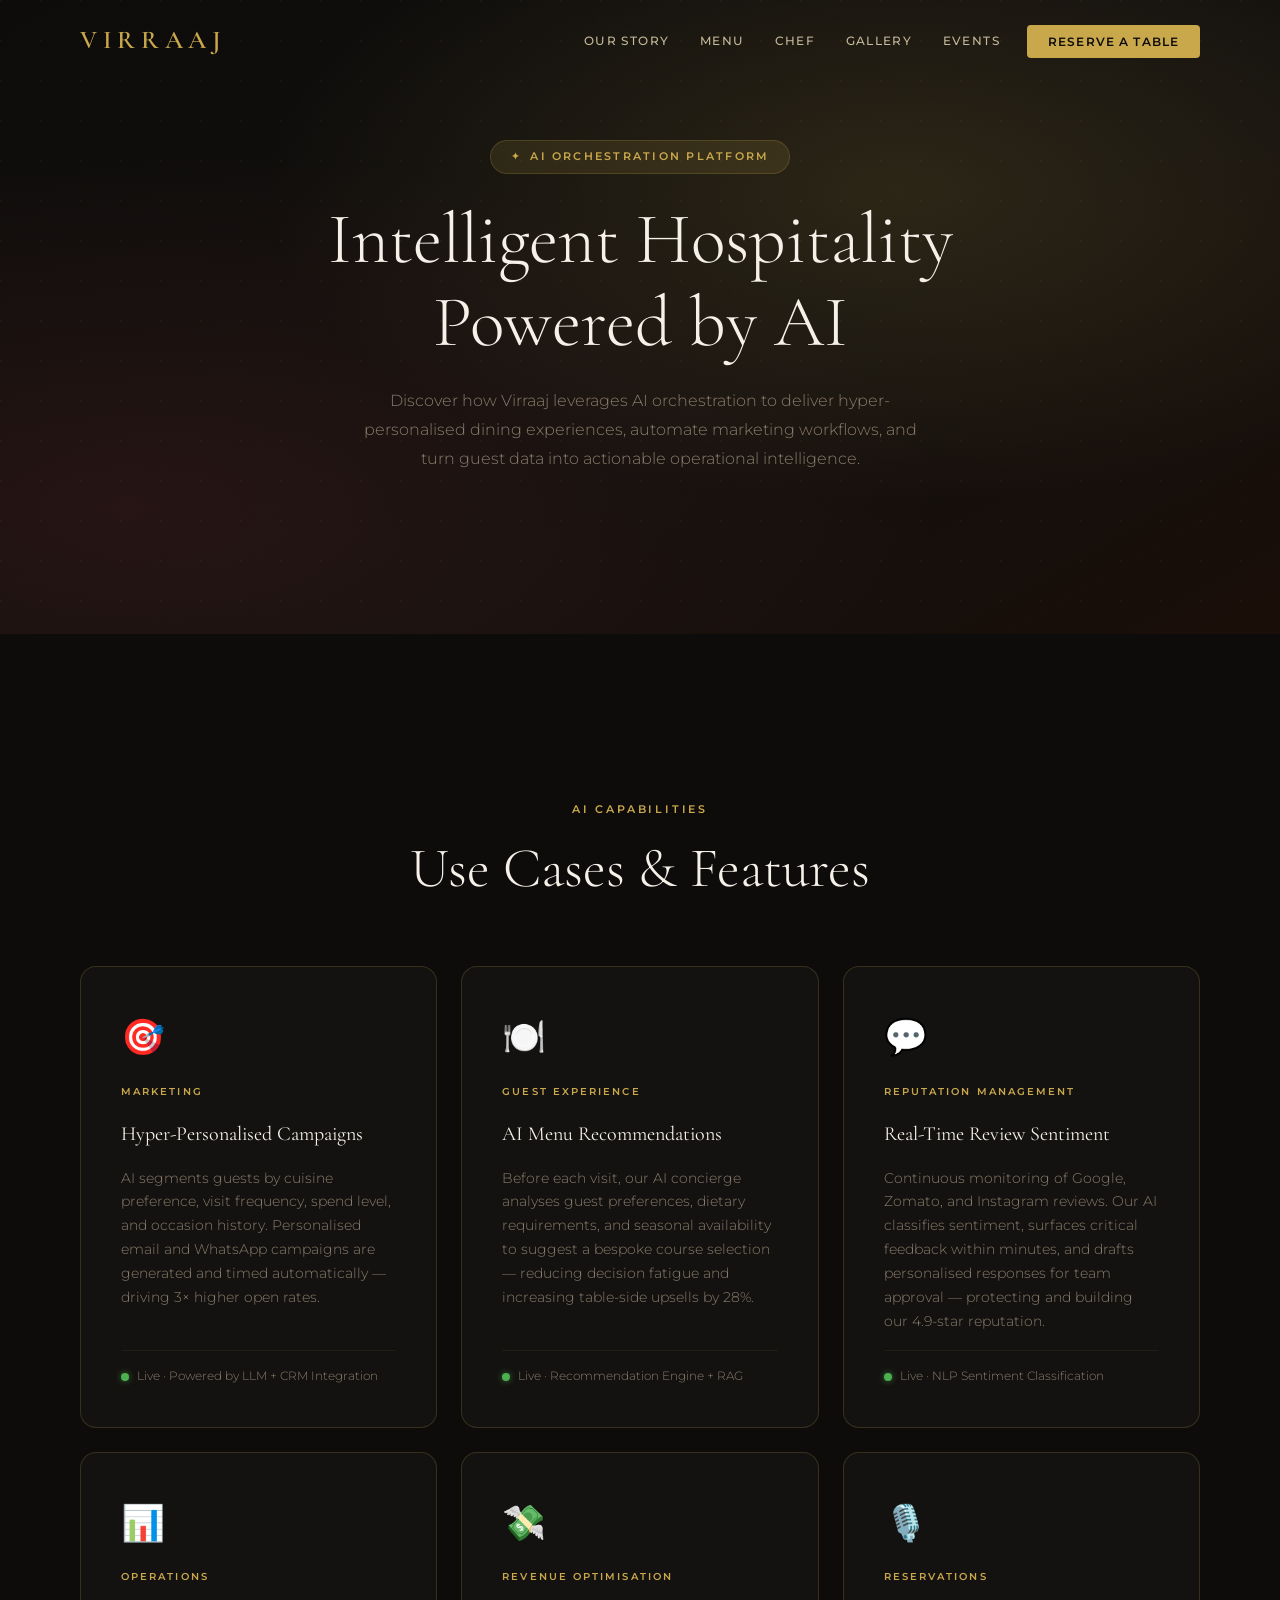
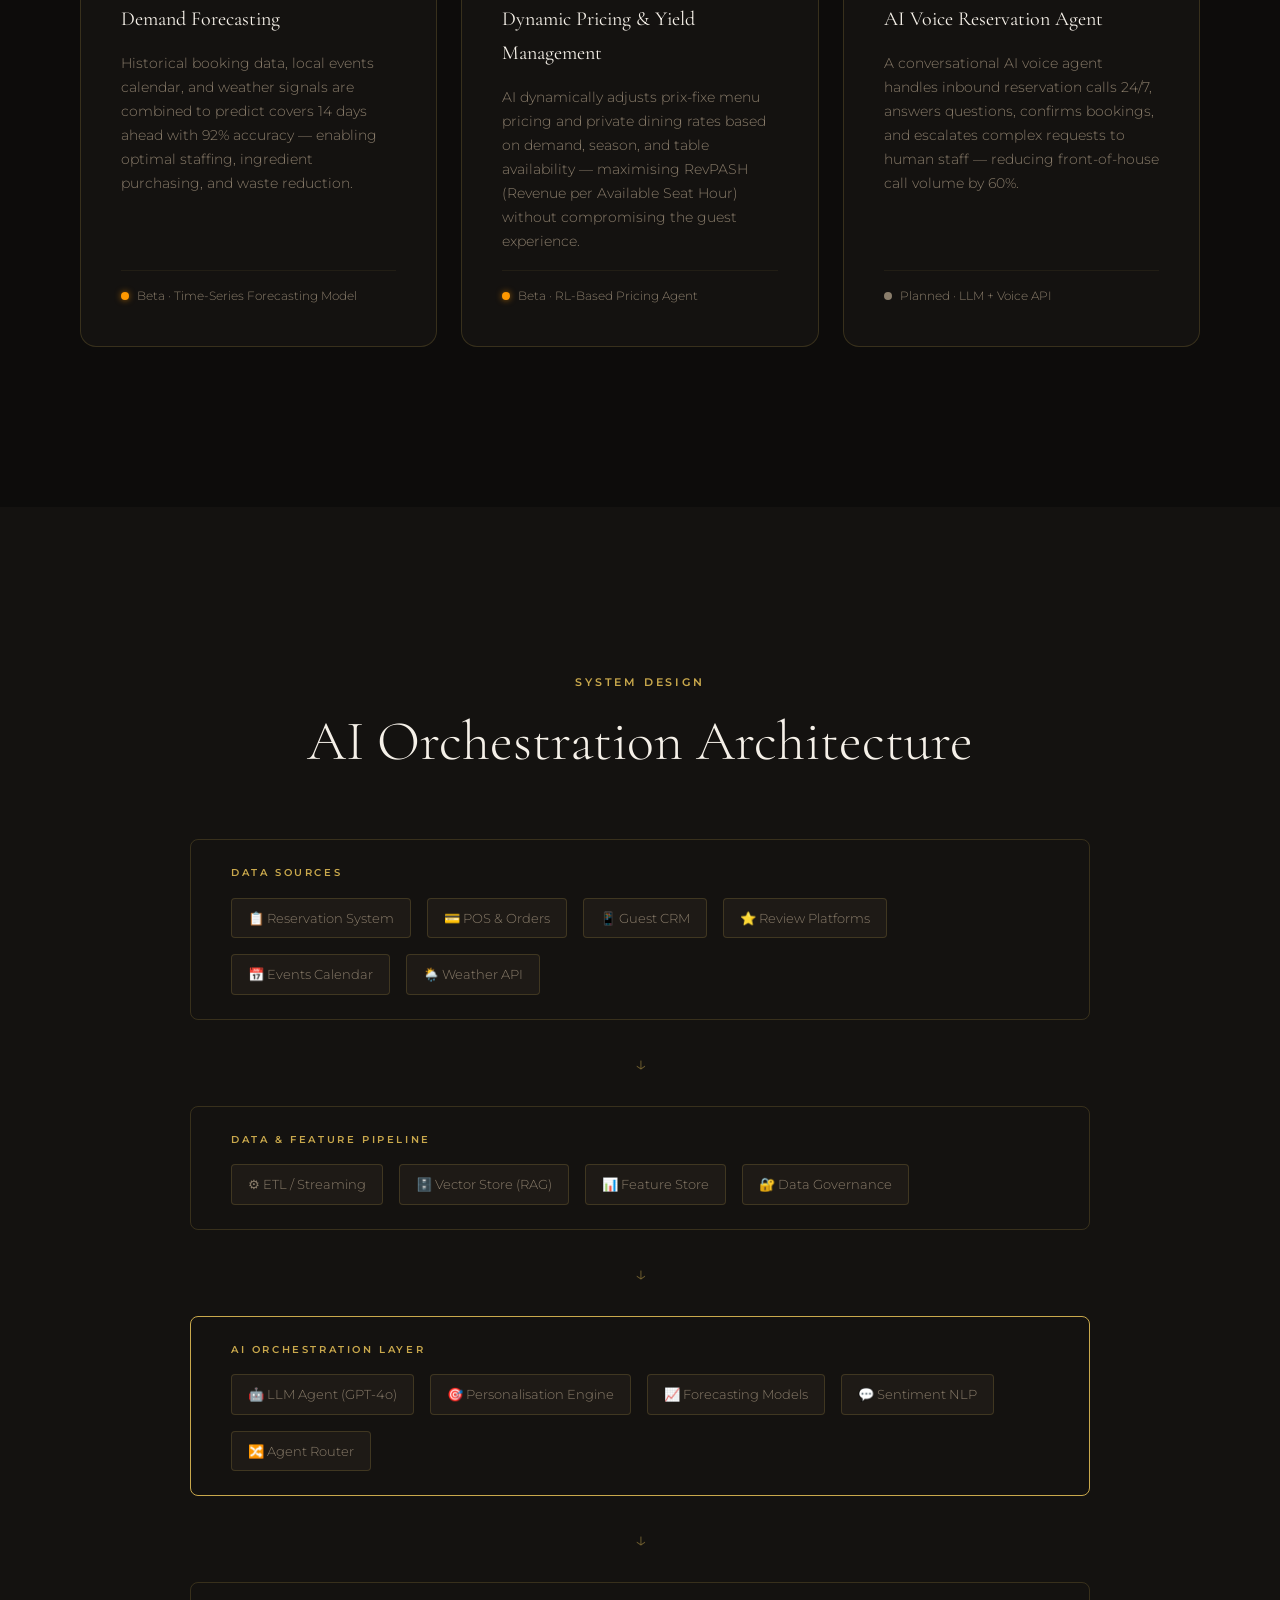
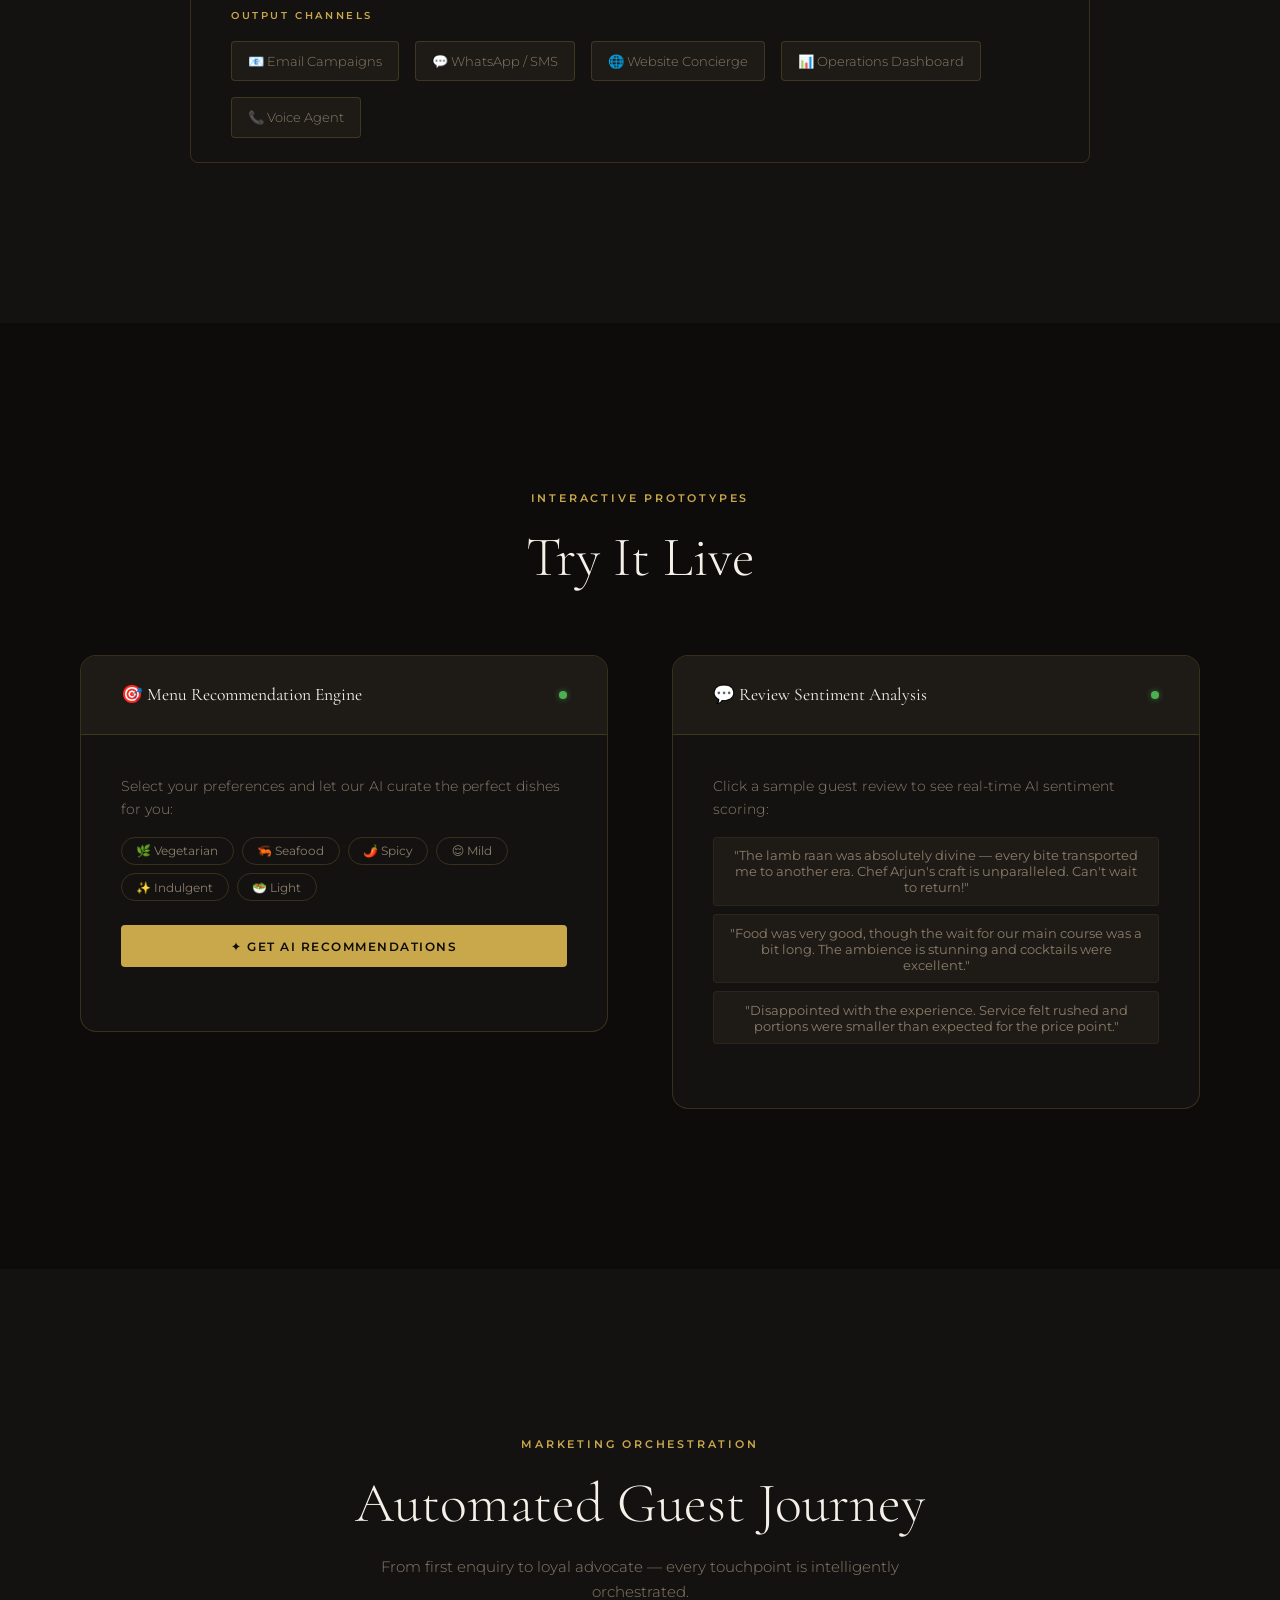
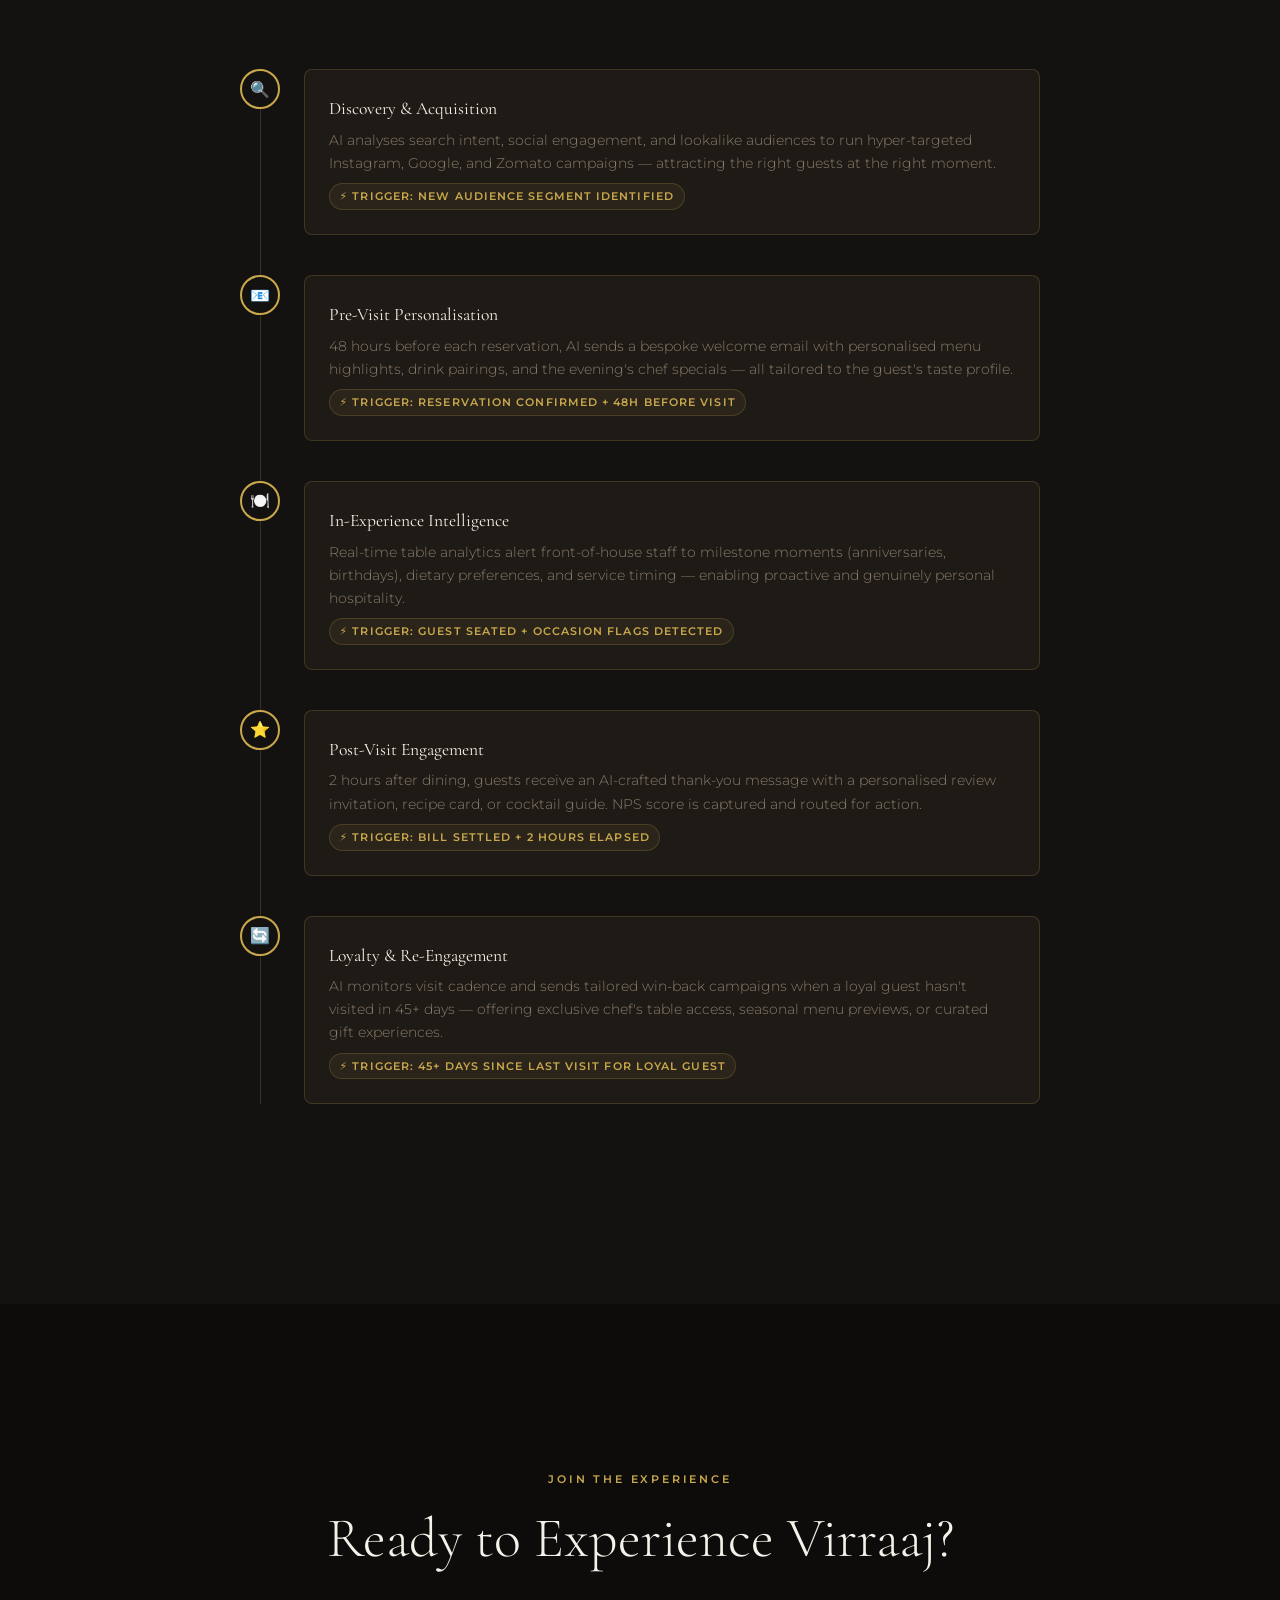
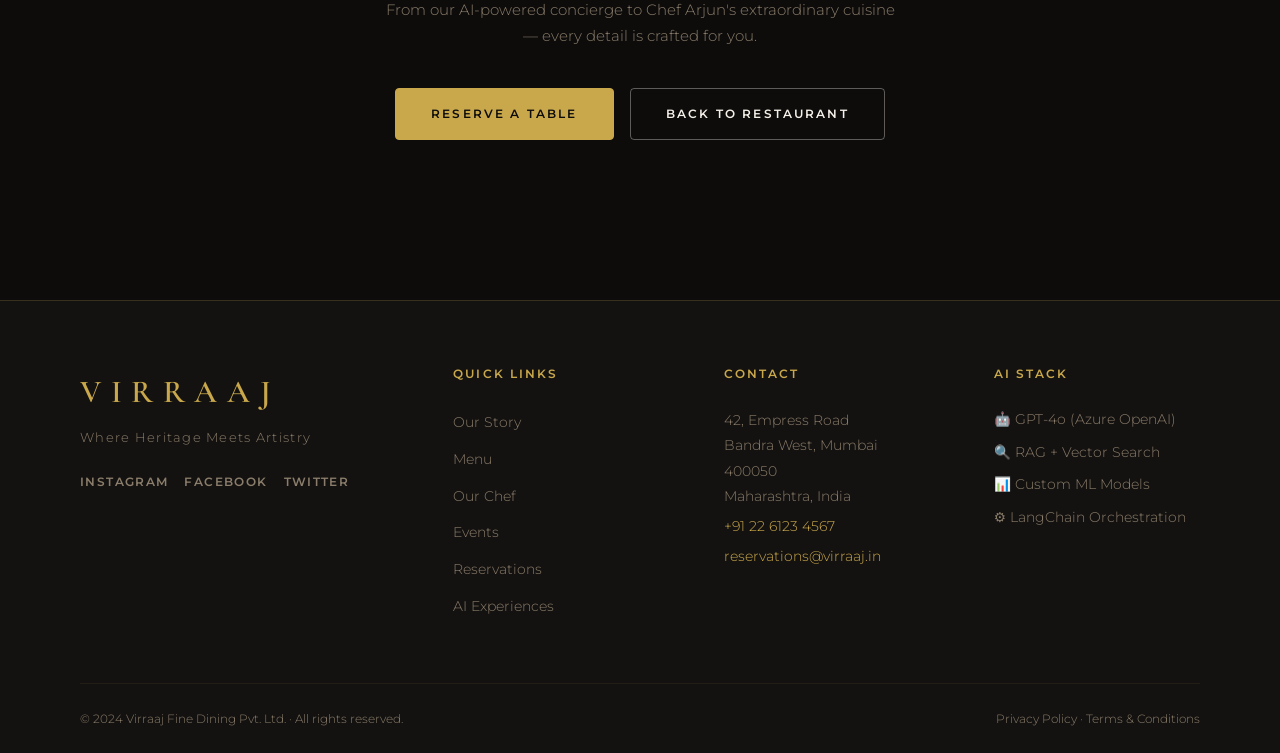
<file: ai-demo.html>
<!DOCTYPE html>
<html lang="en">
<head>
  <meta charset="UTF-8" />
  <meta name="viewport" content="width=device-width, initial-scale=1.0" />
  <meta name="description" content="Virraaj AI Orchestration – Explore how AI powers personalised dining, marketing automation, and operational intelligence at Virraaj Fine Dining." />
  <title>Virraaj | AI Orchestration & Experiences</title>
  <link rel="preconnect" href="https://fonts.googleapis.com" />
  <link rel="preconnect" href="https://fonts.gstatic.com" crossorigin />
  <link href="https://fonts.googleapis.com/css2?family=Cormorant+Garamond:ital,wght@0,300;0,400;0,600;1,300;1,400&family=Montserrat:wght@300;400;500;600&display=swap" rel="stylesheet" />
  <link rel="stylesheet" href="css/style.css" />
  <link rel="stylesheet" href="css/ai-demo.css" />
</head>
<body>

  <!-- NAVIGATION -->
  <nav class="navbar" id="navbar" role="navigation" aria-label="Main navigation">
    <div class="nav-container">
      <a href="index.html" class="nav-logo" aria-label="Virraaj home">
        <span class="logo-text">VIRRAAJ</span>
      </a>
      <button class="nav-toggle" id="nav-toggle" aria-controls="nav-menu" aria-expanded="false" aria-label="Open menu">
        <span></span><span></span><span></span>
      </button>
      <ul class="nav-menu" id="nav-menu" role="list">
        <li><a href="index.html#about"        class="nav-link">Our Story</a></li>
        <li><a href="index.html#menu"         class="nav-link">Menu</a></li>
        <li><a href="index.html#chef"         class="nav-link">Chef</a></li>
        <li><a href="index.html#gallery"      class="nav-link">Gallery</a></li>
        <li><a href="index.html#events"       class="nav-link">Events</a></li>
        <li><a href="index.html#reservations" class="nav-link nav-cta">Reserve a Table</a></li>
      </ul>
    </div>
  </nav>

  <!-- ────────────────────── AI HERO ────────────────────── -->
  <section class="ai-hero" aria-labelledby="ai-hero-heading">
    <div class="ai-hero-content">
      <div class="ai-hero-badge" aria-label="AI Prototype">
        <span aria-hidden="true">✦</span> AI Orchestration Platform
      </div>
      <h1 class="ai-hero-title" id="ai-hero-heading">
        Intelligent Hospitality<br/>Powered by AI
      </h1>
      <p class="ai-hero-sub">
        Discover how Virraaj leverages AI orchestration to deliver hyper-personalised dining experiences,
        automate marketing workflows, and turn guest data into actionable operational intelligence.
      </p>
    </div>
  </section>

  <!-- ────────────────────── USE CASES ────────────────────── -->
  <section class="section use-cases" aria-labelledby="uc-heading">
    <div class="container">
      <div class="section-header">
        <span class="section-tag">AI Capabilities</span>
        <h2 class="section-title" id="uc-heading">Use Cases &amp; Features</h2>
      </div>
      <div class="use-cases-grid" role="list">

        <!-- Marketing -->
        <article class="uc-card" role="listitem" aria-labelledby="uc-personalisation">
          <div class="uc-card-icon" aria-hidden="true">🎯</div>
          <div class="uc-card-tag">Marketing</div>
          <h3 id="uc-personalisation">Hyper-Personalised Campaigns</h3>
          <p>
            AI segments guests by cuisine preference, visit frequency, spend level, and occasion history.
            Personalised email and WhatsApp campaigns are generated and timed automatically — driving 3× higher open rates.
          </p>
          <div class="uc-card-footer">
            <span class="uc-status uc-status--live" aria-label="Status: Live"></span>
            Live · Powered by LLM + CRM Integration
          </div>
        </article>

        <article class="uc-card" role="listitem" aria-labelledby="uc-menu-rec">
          <div class="uc-card-icon" aria-hidden="true">🍽️</div>
          <div class="uc-card-tag">Guest Experience</div>
          <h3 id="uc-menu-rec">AI Menu Recommendations</h3>
          <p>
            Before each visit, our AI concierge analyses guest preferences, dietary requirements, and seasonal
            availability to suggest a bespoke course selection — reducing decision fatigue and increasing
            table-side upsells by 28%.
          </p>
          <div class="uc-card-footer">
            <span class="uc-status uc-status--live" aria-label="Status: Live"></span>
            Live · Recommendation Engine + RAG
          </div>
        </article>

        <article class="uc-card" role="listitem" aria-labelledby="uc-sentiment">
          <div class="uc-card-icon" aria-hidden="true">💬</div>
          <div class="uc-card-tag">Reputation Management</div>
          <h3 id="uc-sentiment">Real-Time Review Sentiment</h3>
          <p>
            Continuous monitoring of Google, Zomato, and Instagram reviews. Our AI classifies sentiment,
            surfaces critical feedback within minutes, and drafts personalised responses for team approval —
            protecting and building our 4.9-star reputation.
          </p>
          <div class="uc-card-footer">
            <span class="uc-status uc-status--live" aria-label="Status: Live"></span>
            Live · NLP Sentiment Classification
          </div>
        </article>

        <article class="uc-card" role="listitem" aria-labelledby="uc-demand">
          <div class="uc-card-icon" aria-hidden="true">📊</div>
          <div class="uc-card-tag">Operations</div>
          <h3 id="uc-demand">Demand Forecasting</h3>
          <p>
            Historical booking data, local events calendar, and weather signals are combined to predict
            covers 14 days ahead with 92% accuracy — enabling optimal staffing, ingredient purchasing,
            and waste reduction.
          </p>
          <div class="uc-card-footer">
            <span class="uc-status uc-status--beta" aria-label="Status: Beta"></span>
            Beta · Time-Series Forecasting Model
          </div>
        </article>

        <article class="uc-card" role="listitem" aria-labelledby="uc-pricing">
          <div class="uc-card-icon" aria-hidden="true">💸</div>
          <div class="uc-card-tag">Revenue Optimisation</div>
          <h3 id="uc-pricing">Dynamic Pricing &amp; Yield Management</h3>
          <p>
            AI dynamically adjusts prix-fixe menu pricing and private dining rates based on demand, season,
            and table availability — maximising RevPASH (Revenue per Available Seat Hour) without
            compromising the guest experience.
          </p>
          <div class="uc-card-footer">
            <span class="uc-status uc-status--beta" aria-label="Status: Beta"></span>
            Beta · RL-Based Pricing Agent
          </div>
        </article>

        <article class="uc-card" role="listitem" aria-labelledby="uc-voice">
          <div class="uc-card-icon" aria-hidden="true">🎙️</div>
          <div class="uc-card-tag">Reservations</div>
          <h3 id="uc-voice">AI Voice Reservation Agent</h3>
          <p>
            A conversational AI voice agent handles inbound reservation calls 24/7, answers questions,
            confirms bookings, and escalates complex requests to human staff — reducing front-of-house
            call volume by 60%.
          </p>
          <div class="uc-card-footer">
            <span class="uc-status uc-status--planned" aria-label="Status: Planned"></span>
            Planned · LLM + Voice API
          </div>
        </article>

      </div>
    </div>
  </section>

  <!-- ────────────────────── ARCHITECTURE ────────────────────── -->
  <section class="section architecture" aria-labelledby="arch-heading">
    <div class="container">
      <div class="section-header">
        <span class="section-tag">System Design</span>
        <h2 class="section-title" id="arch-heading">AI Orchestration Architecture</h2>
      </div>

      <div class="arch-diagram" role="img" aria-label="AI orchestration architecture diagram">

        <div class="arch-layer">
          <div class="arch-layer-label">Data Sources</div>
          <div class="arch-nodes">
            <div class="arch-node">📋 Reservation System</div>
            <div class="arch-node">💳 POS &amp; Orders</div>
            <div class="arch-node">📱 Guest CRM</div>
            <div class="arch-node">⭐ Review Platforms</div>
            <div class="arch-node">📅 Events Calendar</div>
            <div class="arch-node">🌦️ Weather API</div>
          </div>
        </div>

        <div class="arch-arrow" aria-hidden="true">↓</div>

        <div class="arch-layer">
          <div class="arch-layer-label">Data &amp; Feature Pipeline</div>
          <div class="arch-nodes">
            <div class="arch-node">⚙️ ETL / Streaming</div>
            <div class="arch-node">🗄️ Vector Store (RAG)</div>
            <div class="arch-node">📊 Feature Store</div>
            <div class="arch-node">🔐 Data Governance</div>
          </div>
        </div>

        <div class="arch-arrow" aria-hidden="true">↓</div>

        <div class="arch-layer" style="border-color: var(--color-gold);">
          <div class="arch-layer-label">AI Orchestration Layer</div>
          <div class="arch-nodes">
            <div class="arch-node">🤖 LLM Agent (GPT-4o)</div>
            <div class="arch-node">🎯 Personalisation Engine</div>
            <div class="arch-node">📈 Forecasting Models</div>
            <div class="arch-node">💬 Sentiment NLP</div>
            <div class="arch-node">🔀 Agent Router</div>
          </div>
        </div>

        <div class="arch-arrow" aria-hidden="true">↓</div>

        <div class="arch-layer">
          <div class="arch-layer-label">Output Channels</div>
          <div class="arch-nodes">
            <div class="arch-node">📧 Email Campaigns</div>
            <div class="arch-node">💬 WhatsApp / SMS</div>
            <div class="arch-node">🌐 Website Concierge</div>
            <div class="arch-node">📊 Operations Dashboard</div>
            <div class="arch-node">📞 Voice Agent</div>
          </div>
        </div>

      </div>
    </div>
  </section>

  <!-- ────────────────────── LIVE DEMOS ────────────────────── -->
  <section class="section demo-section" aria-labelledby="demo-heading">
    <div class="container">
      <div class="section-header">
        <span class="section-tag">Interactive Prototypes</span>
        <h2 class="section-title" id="demo-heading">Try It Live</h2>
      </div>

      <div class="demo-grid">

        <!-- Recommendation Engine Demo -->
        <div class="demo-panel" aria-labelledby="rec-panel-title">
          <div class="demo-panel-header">
            <h3 id="rec-panel-title">🎯 Menu Recommendation Engine</h3>
            <span class="uc-status uc-status--live" aria-label="Live demo"></span>
          </div>
          <div class="demo-panel-body">
            <p style="font-size:0.85rem; color:var(--color-text-muted); margin-bottom:1rem;">
              Select your preferences and let our AI curate the perfect dishes for you:
            </p>
            <div class="pref-tags" role="group" aria-label="Dietary preferences">
              <button class="pref-tag" data-pref="vegetarian" aria-pressed="false">🌿 Vegetarian</button>
              <button class="pref-tag" data-pref="seafood"    aria-pressed="false">🦐 Seafood</button>
              <button class="pref-tag" data-pref="spicy"      aria-pressed="false">🌶️ Spicy</button>
              <button class="pref-tag" data-pref="mild"       aria-pressed="false">😌 Mild</button>
              <button class="pref-tag" data-pref="indulgent"  aria-pressed="false">✨ Indulgent</button>
              <button class="pref-tag" data-pref="light"      aria-pressed="false">🥗 Light</button>
            </div>
            <button class="rec-btn" id="rec-btn" aria-label="Get AI menu recommendations">
              ✦ Get AI Recommendations
            </button>
            <div class="rec-results" id="rec-results" role="list" aria-label="Recommended dishes" aria-live="polite"></div>
          </div>
        </div>

        <!-- Sentiment Analysis Demo -->
        <div class="demo-panel" aria-labelledby="sent-panel-title">
          <div class="demo-panel-header">
            <h3 id="sent-panel-title">💬 Review Sentiment Analysis</h3>
            <span class="uc-status uc-status--live" aria-label="Live demo"></span>
          </div>
          <div class="demo-panel-body">
            <p style="font-size:0.85rem; color:var(--color-text-muted); margin-bottom:1rem;">
              Click a sample guest review to see real-time AI sentiment scoring:
            </p>
            <div class="review-samples" role="list" aria-label="Sample guest reviews">
              <button class="review-sample" role="listitem"
                data-pos="92" data-neu="6" data-neg="2"
                data-summary="Overwhelmingly positive. Guest delighted with food quality and service.">
                "The lamb raan was absolutely divine — every bite transported me to another era. Chef Arjun's craft is unparalleled. Can't wait to return!"
              </button>
              <button class="review-sample" role="listitem"
                data-pos="45" data-neu="40" data-neg="15"
                data-summary="Mixed sentiment. Positive on food, neutral on ambience, slight concern on wait time.">
                "Food was very good, though the wait for our main course was a bit long. The ambience is stunning and cocktails were excellent."
              </button>
              <button class="review-sample" role="listitem"
                data-pos="12" data-neu="18" data-neg="70"
                data-summary="Predominantly negative. Significant concern about service and value for money.">
                "Disappointed with the experience. Service felt rushed and portions were smaller than expected for the price point."
              </button>
            </div>
            <div class="sentiment-result" id="sentiment-result" aria-live="polite" aria-label="Sentiment analysis result">
              <div class="sentiment-score-row">
                <span class="sentiment-label">Positive</span>
                <div class="sentiment-bar-wrap"><div class="sentiment-bar sentiment-bar--pos" id="bar-pos"></div></div>
                <span class="sentiment-pct" id="pct-pos">0%</span>
              </div>
              <div class="sentiment-score-row">
                <span class="sentiment-label">Neutral</span>
                <div class="sentiment-bar-wrap"><div class="sentiment-bar sentiment-bar--neu" id="bar-neu"></div></div>
                <span class="sentiment-pct" id="pct-neu">0%</span>
              </div>
              <div class="sentiment-score-row">
                <span class="sentiment-label">Negative</span>
                <div class="sentiment-bar-wrap"><div class="sentiment-bar sentiment-bar--neg" id="bar-neg"></div></div>
                <span class="sentiment-pct" id="pct-neg">0%</span>
              </div>
              <p class="sentiment-summary" id="sentiment-summary"></p>
            </div>
          </div>
        </div>

      </div>
    </div>
  </section>

  <!-- ────────────────────── MARKETING AUTOMATION ────────────────────── -->
  <section class="section marketing" aria-labelledby="mktg-heading">
    <div class="container">
      <div class="section-header">
        <span class="section-tag">Marketing Orchestration</span>
        <h2 class="section-title" id="mktg-heading">Automated Guest Journey</h2>
        <p class="section-intro">
          From first enquiry to loyal advocate — every touchpoint is intelligently orchestrated.
        </p>
      </div>

      <ol class="automation-timeline" aria-label="Automated guest journey timeline">

        <li class="timeline-item">
          <div class="timeline-dot" aria-hidden="true">🔍</div>
          <div class="timeline-content">
            <h4>Discovery &amp; Acquisition</h4>
            <p>AI analyses search intent, social engagement, and lookalike audiences to run hyper-targeted Instagram, Google, and Zomato campaigns — attracting the right guests at the right moment.</p>
            <span class="timeline-trigger">⚡ Trigger: New audience segment identified</span>
          </div>
        </li>

        <li class="timeline-item">
          <div class="timeline-dot" aria-hidden="true">📧</div>
          <div class="timeline-content">
            <h4>Pre-Visit Personalisation</h4>
            <p>48 hours before each reservation, AI sends a bespoke welcome email with personalised menu highlights, drink pairings, and the evening's chef specials — all tailored to the guest's taste profile.</p>
            <span class="timeline-trigger">⚡ Trigger: Reservation confirmed + 48h before visit</span>
          </div>
        </li>

        <li class="timeline-item">
          <div class="timeline-dot" aria-hidden="true">🍽️</div>
          <div class="timeline-content">
            <h4>In-Experience Intelligence</h4>
            <p>Real-time table analytics alert front-of-house staff to milestone moments (anniversaries, birthdays), dietary preferences, and service timing — enabling proactive and genuinely personal hospitality.</p>
            <span class="timeline-trigger">⚡ Trigger: Guest seated + occasion flags detected</span>
          </div>
        </li>

        <li class="timeline-item">
          <div class="timeline-dot" aria-hidden="true">⭐</div>
          <div class="timeline-content">
            <h4>Post-Visit Engagement</h4>
            <p>2 hours after dining, guests receive an AI-crafted thank-you message with a personalised review invitation, recipe card, or cocktail guide. NPS score is captured and routed for action.</p>
            <span class="timeline-trigger">⚡ Trigger: Bill settled + 2 hours elapsed</span>
          </div>
        </li>

        <li class="timeline-item">
          <div class="timeline-dot" aria-hidden="true">🔄</div>
          <div class="timeline-content">
            <h4>Loyalty &amp; Re-Engagement</h4>
            <p>AI monitors visit cadence and sends tailored win-back campaigns when a loyal guest hasn't visited in 45+ days — offering exclusive chef's table access, seasonal menu previews, or curated gift experiences.</p>
            <span class="timeline-trigger">⚡ Trigger: 45+ days since last visit for loyal guest</span>
          </div>
        </li>

      </ol>
    </div>
  </section>

  <!-- ────────────────────── CTA ────────────────────── -->
  <section class="section" style="background: var(--color-bg); text-align: center;" aria-labelledby="cta-heading">
    <div class="container">
      <span class="section-tag">Join the Experience</span>
      <h2 class="section-title" id="cta-heading" style="margin-bottom: var(--space-md);">Ready to Experience Virraaj?</h2>
      <p style="color: var(--color-text-muted); max-width: 520px; margin-inline: auto; margin-bottom: var(--space-lg); font-size: 0.95rem;">
        From our AI-powered concierge to Chef Arjun's extraordinary cuisine — every detail is crafted for you.
      </p>
      <div class="hero-actions" style="justify-content: center;">
        <a href="index.html#reservations" class="btn btn-primary">Reserve a Table</a>
        <a href="index.html" class="btn btn-ghost">Back to Restaurant</a>
      </div>
    </div>
  </section>

  <!-- ────────────────────── FOOTER ────────────────────── -->
  <footer class="footer" role="contentinfo">
    <div class="container">
      <div class="footer-grid">
        <div class="footer-brand">
          <p class="footer-logo">VIRRAAJ</p>
          <p class="footer-tagline">Where Heritage Meets Artistry</p>
          <div class="footer-social" aria-label="Social media links">
            <a href="#" aria-label="Instagram" class="social-link">Instagram</a>
            <a href="#" aria-label="Facebook"  class="social-link">Facebook</a>
            <a href="#" aria-label="Twitter"   class="social-link">Twitter</a>
          </div>
        </div>
        <nav class="footer-nav" aria-label="Footer navigation">
          <h4>Quick Links</h4>
          <ul role="list">
            <li><a href="index.html#about">Our Story</a></li>
            <li><a href="index.html#menu">Menu</a></li>
            <li><a href="index.html#chef">Our Chef</a></li>
            <li><a href="index.html#events">Events</a></li>
            <li><a href="index.html#reservations">Reservations</a></li>
            <li><a href="ai-demo.html">AI Experiences</a></li>
          </ul>
        </nav>
        <div class="footer-contact">
          <h4>Contact</h4>
          <address>
            42, Empress Road<br/>
            Bandra West, Mumbai 400050<br/>
            Maharashtra, India
          </address>
          <p><a href="tel:+912261234567">+91 22 6123 4567</a></p>
          <p><a href="mailto:reservations@virraaj.in">reservations@virraaj.in</a></p>
        </div>
        <div class="footer-awards">
          <h4>AI Stack</h4>
          <ul role="list" class="award-list">
            <li>🤖 GPT-4o (Azure OpenAI)</li>
            <li>🔍 RAG + Vector Search</li>
            <li>📊 Custom ML Models</li>
            <li>⚙️ LangChain Orchestration</li>
          </ul>
        </div>
      </div>
      <div class="footer-bottom">
        <p>&copy; 2024 Virraaj Fine Dining Pvt. Ltd. · All rights reserved.</p>
        <p><a href="#">Privacy Policy</a> · <a href="#">Terms &amp; Conditions</a></p>
      </div>
    </div>
  </footer>

  <script src="js/main.js"></script>
  <script src="js/ai-demo.js"></script>
</body>
</html>
</file>
<file: css/style.css>
/* ========================================================
   VIRRAAJ – Fine Dining Restaurant Stylesheet
   ======================================================== */

/* ── Design Tokens ─────────────────────────────────────── */
:root {
  /* Palette */
  --color-bg:          #0d0c0b;
  --color-surface:     #141210;
  --color-surface-2:   #1e1a16;
  --color-gold:        #c9a84c;
  --color-gold-light:  #e5c97e;
  --color-gold-dark:   #9a7230;
  --color-cream:       #f5f0e8;
  --color-cream-dim:   #c4b99a;
  --color-white:       #ffffff;
  --color-text:        #e0d8cc;
  --color-text-muted:  #8a7d6b;
  --color-accent:      #7a2d2d;
  --color-border:      rgba(201, 168, 76, 0.2);
  --color-border-dim:  rgba(201, 168, 76, 0.08);

  /* Typography */
  --font-serif:        'Cormorant Garamond', Georgia, serif;
  --font-sans:         'Montserrat', system-ui, sans-serif;

  /* Spacing */
  --space-xs:   0.5rem;
  --space-sm:   1rem;
  --space-md:   1.5rem;
  --space-lg:   2.5rem;
  --space-xl:   4rem;
  --space-2xl:  6rem;
  --space-3xl:  10rem;

  /* Misc */
  --radius-sm:  4px;
  --radius-md:  8px;
  --radius-lg:  16px;
  --transition: 0.35s cubic-bezier(0.4, 0, 0.2, 1);
  --max-width:  1200px;
  --nav-height: 80px;
}

/* ── Reset & Base ───────────────────────────────────────── */
*, *::before, *::after { box-sizing: border-box; margin: 0; padding: 0; }

html {
  scroll-behavior: smooth;
  font-size: 16px;
  -webkit-text-size-adjust: 100%;
}

body {
  background-color: var(--color-bg);
  color: var(--color-text);
  font-family: var(--font-sans);
  font-weight: 300;
  line-height: 1.7;
  overflow-x: hidden;
}

img, svg { display: block; max-width: 100%; }
a { color: inherit; text-decoration: none; }
button { cursor: pointer; background: none; border: none; font-family: inherit; }
ul, ol { list-style: none; }
address { font-style: normal; }

:focus-visible {
  outline: 2px solid var(--color-gold);
  outline-offset: 3px;
  border-radius: var(--radius-sm);
}

/* ── Container ──────────────────────────────────────────── */
.container {
  width: 100%;
  max-width: var(--max-width);
  margin-inline: auto;
  padding-inline: var(--space-lg);
}

/* ── Sections ───────────────────────────────────────────── */
.section {
  padding-block: var(--space-3xl);
}

.section-header {
  text-align: center;
  margin-bottom: var(--space-xl);
}

.section-tag {
  display: inline-block;
  font-family: var(--font-sans);
  font-size: 0.7rem;
  font-weight: 600;
  letter-spacing: 0.25em;
  text-transform: uppercase;
  color: var(--color-gold);
  margin-bottom: var(--space-sm);
}

.section-title {
  font-family: var(--font-serif);
  font-size: clamp(2.2rem, 5vw, 3.5rem);
  font-weight: 300;
  color: var(--color-cream);
  line-height: 1.2;
  margin-bottom: var(--space-sm);
}

.section-intro {
  max-width: 600px;
  margin-inline: auto;
  color: var(--color-text-muted);
  font-size: 0.95rem;
}

/* ── Buttons ────────────────────────────────────────────── */
.btn {
  display: inline-flex;
  align-items: center;
  gap: 0.5rem;
  padding: 0.9rem 2.2rem;
  font-family: var(--font-sans);
  font-size: 0.75rem;
  font-weight: 600;
  letter-spacing: 0.18em;
  text-transform: uppercase;
  border-radius: var(--radius-sm);
  transition: var(--transition);
  white-space: nowrap;
}

.btn-primary {
  background: var(--color-gold);
  color: var(--color-bg);
  border: 1px solid var(--color-gold);
}
.btn-primary:hover, .btn-primary:focus-visible {
  background: var(--color-gold-light);
  border-color: var(--color-gold-light);
}

.btn-ghost {
  background: transparent;
  color: var(--color-cream);
  border: 1px solid rgba(245, 240, 232, 0.35);
}
.btn-ghost:hover, .btn-ghost:focus-visible {
  border-color: var(--color-cream);
  background: rgba(245, 240, 232, 0.05);
}

.btn-outline {
  background: transparent;
  color: var(--color-gold);
  border: 1px solid var(--color-gold);
  font-size: 0.7rem;
  padding: 0.7rem 1.5rem;
}
.btn-outline:hover, .btn-outline:focus-visible {
  background: var(--color-gold);
  color: var(--color-bg);
}

.btn-large {
  padding: 1.1rem 3rem;
  font-size: 0.8rem;
}

/* ══════════════════════════════════════════════════════════
   NAVIGATION
══════════════════════════════════════════════════════════ */
.navbar {
  position: fixed;
  top: 0;
  left: 0;
  right: 0;
  z-index: 1000;
  height: var(--nav-height);
  display: flex;
  align-items: center;
  transition: background var(--transition), box-shadow var(--transition);
}

.navbar.scrolled {
  background: rgba(13, 12, 11, 0.96);
  backdrop-filter: blur(16px);
  box-shadow: 0 1px 0 var(--color-border-dim);
}

.nav-container {
  width: 100%;
  max-width: var(--max-width);
  margin-inline: auto;
  padding-inline: var(--space-lg);
  display: flex;
  align-items: center;
  justify-content: space-between;
  gap: var(--space-lg);
}

.nav-logo {
  flex-shrink: 0;
}

.logo-text {
  font-family: var(--font-serif);
  font-size: 1.6rem;
  font-weight: 600;
  letter-spacing: 0.22em;
  color: var(--color-gold);
}

.nav-menu {
  display: flex;
  align-items: center;
  gap: var(--space-md);
}

.nav-link {
  font-size: 0.72rem;
  font-weight: 500;
  letter-spacing: 0.12em;
  text-transform: uppercase;
  color: var(--color-cream-dim);
  padding: 0.4rem 0.2rem;
  position: relative;
  transition: color var(--transition);
}
.nav-link::after {
  content: '';
  position: absolute;
  bottom: -2px;
  left: 0;
  width: 0;
  height: 1px;
  background: var(--color-gold);
  transition: width var(--transition);
}
.nav-link:hover, .nav-link:focus-visible {
  color: var(--color-gold);
}
.nav-link:hover::after, .nav-link:focus-visible::after {
  width: 100%;
}

.nav-link.nav-cta {
  background: var(--color-gold);
  color: var(--color-bg);
  padding: 0.6rem 1.3rem;
  border-radius: var(--radius-sm);
  font-weight: 600;
  letter-spacing: 0.1em;
}
.nav-link.nav-cta::after { display: none; }
.nav-link.nav-cta:hover, .nav-link.nav-cta:focus-visible {
  background: var(--color-gold-light);
  color: var(--color-bg);
}

.nav-toggle {
  display: none;
  flex-direction: column;
  gap: 5px;
  padding: 6px;
  border-radius: var(--radius-sm);
}
.nav-toggle span {
  display: block;
  width: 24px;
  height: 2px;
  background: var(--color-cream);
  transition: var(--transition);
  transform-origin: center;
}
.nav-toggle[aria-expanded="true"] span:nth-child(1) {
  transform: translateY(7px) rotate(45deg);
}
.nav-toggle[aria-expanded="true"] span:nth-child(2) {
  opacity: 0;
}
.nav-toggle[aria-expanded="true"] span:nth-child(3) {
  transform: translateY(-7px) rotate(-45deg);
}

/* ══════════════════════════════════════════════════════════
   HERO
══════════════════════════════════════════════════════════ */
.hero {
  position: relative;
  height: 100svh;
  min-height: 600px;
  display: flex;
  align-items: center;
  justify-content: center;
  text-align: center;
  background:
    radial-gradient(ellipse at 60% 40%, rgba(122, 79, 46, 0.25) 0%, transparent 60%),
    radial-gradient(ellipse at 20% 80%, rgba(201, 168, 76, 0.12) 0%, transparent 50%),
    linear-gradient(160deg, #1a0e08 0%, #0d0c0b 40%, #110c09 100%);
  overflow: hidden;
}

.hero::before {
  content: '';
  position: absolute;
  inset: 0;
  background-image:
    radial-gradient(circle at 1px 1px, rgba(201,168,76,0.07) 1px, transparent 0);
  background-size: 48px 48px;
  pointer-events: none;
}

.hero-overlay {
  position: absolute;
  inset: 0;
  background: radial-gradient(ellipse at center, transparent 30%, rgba(13,12,11,0.65) 100%);
}

.hero-content {
  position: relative;
  z-index: 1;
  max-width: 800px;
  padding: var(--space-xl) var(--space-lg);
  animation: fadeUp 1.2s var(--transition) both;
}

@keyframes fadeUp {
  from { opacity: 0; transform: translateY(30px); }
  to   { opacity: 1; transform: translateY(0); }
}

.hero-eyebrow {
  font-size: 0.7rem;
  font-weight: 500;
  letter-spacing: 0.3em;
  text-transform: uppercase;
  color: var(--color-gold);
  margin-bottom: var(--space-md);
}

.hero-title {
  font-family: var(--font-serif);
  font-size: clamp(4rem, 12vw, 9rem);
  font-weight: 300;
  letter-spacing: 0.35em;
  color: var(--color-cream);
  line-height: 1;
  margin-bottom: var(--space-sm);
}

.hero-subtitle {
  font-family: var(--font-serif);
  font-size: clamp(1rem, 2.5vw, 1.4rem);
  font-style: italic;
  color: var(--color-gold);
  letter-spacing: 0.12em;
  margin-bottom: var(--space-md);
}

.hero-divider {
  width: 60px;
  height: 1px;
  background: var(--color-gold);
  margin: var(--space-md) auto;
  position: relative;
}
.hero-divider::before, .hero-divider::after {
  content: '';
  position: absolute;
  top: 50%;
  transform: translateY(-50%);
  width: 5px;
  height: 5px;
  background: var(--color-gold);
  border-radius: 50%;
}
.hero-divider::before { left: -8px; }
.hero-divider::after  { right: -8px; }

.hero-tagline {
  color: var(--color-text-muted);
  font-size: 0.95rem;
  line-height: 1.8;
  margin-bottom: var(--space-lg);
}

.hero-actions {
  display: flex;
  gap: var(--space-sm);
  justify-content: center;
  flex-wrap: wrap;
}

.scroll-down {
  position: absolute;
  bottom: 2.5rem;
  left: 50%;
  transform: translateX(-50%);
  display: flex;
  flex-direction: column;
  align-items: center;
  opacity: 0.5;
  transition: opacity var(--transition);
}
.scroll-down:hover { opacity: 1; }
.scroll-down__arrow {
  width: 20px;
  height: 20px;
  border-right: 1px solid var(--color-gold);
  border-bottom: 1px solid var(--color-gold);
  transform: rotate(45deg);
  animation: scrollBounce 1.8s ease-in-out infinite;
}
@keyframes scrollBounce {
  0%, 100% { transform: rotate(45deg) translateY(0); }
  50%       { transform: rotate(45deg) translateY(6px); }
}

/* ══════════════════════════════════════════════════════════
   ABOUT
══════════════════════════════════════════════════════════ */
.about {
  background: var(--color-surface);
}

.about-grid {
  display: grid;
  grid-template-columns: 1fr 1fr;
  gap: var(--space-xl);
  align-items: center;
}

.about-image-wrap {
  position: relative;
}

.about-image {
  width: 100%;
  aspect-ratio: 4 / 5;
  border-radius: var(--radius-md);
  background:
    linear-gradient(135deg, #2a1a0e 0%, #5c3419 40%, #9a6540 70%, #c8956c 100%);
  box-shadow: 0 32px 64px rgba(0,0,0,0.5);
}

.about-badge {
  position: absolute;
  bottom: -20px;
  right: -20px;
  width: 96px;
  height: 96px;
  background: var(--color-gold);
  border-radius: 50%;
  display: flex;
  flex-direction: column;
  align-items: center;
  justify-content: center;
  color: var(--color-bg);
  box-shadow: 0 8px 24px rgba(201, 168, 76, 0.4);
}
.badge-year { font-size: 0.6rem; font-weight: 600; letter-spacing: 0.1em; text-transform: uppercase; }
.badge-num  { font-family: var(--font-serif); font-size: 1.6rem; font-weight: 600; line-height: 1; }

.about-text {
  padding-left: var(--space-md);
}

.about-subtitle {
  font-family: var(--font-serif);
  font-size: 1.6rem;
  font-weight: 400;
  color: var(--color-cream);
  margin-bottom: var(--space-md);
}

.about-text p {
  color: var(--color-text-muted);
  margin-bottom: var(--space-sm);
  font-size: 0.95rem;
}

.about-stats {
  display: flex;
  gap: var(--space-lg);
  margin-top: var(--space-lg);
  padding-top: var(--space-lg);
  border-top: 1px solid var(--color-border);
}

.stat { text-align: center; }
.stat-num {
  display: block;
  font-family: var(--font-serif);
  font-size: 2.4rem;
  font-weight: 300;
  color: var(--color-gold);
  line-height: 1;
}
.stat-label {
  font-size: 0.7rem;
  letter-spacing: 0.15em;
  text-transform: uppercase;
  color: var(--color-text-muted);
  margin-top: 0.3rem;
}

/* ══════════════════════════════════════════════════════════
   PHILOSOPHY
══════════════════════════════════════════════════════════ */
.philosophy {
  background: var(--color-gold);
  padding-block: var(--space-xl);
}

.philosophy-inner {
  max-width: 800px;
  margin-inline: auto;
  padding-inline: var(--space-lg);
  text-align: center;
}

.philosophy-quote p {
  font-family: var(--font-serif);
  font-size: clamp(1.4rem, 3.5vw, 2.2rem);
  font-style: italic;
  font-weight: 400;
  color: var(--color-bg);
  line-height: 1.5;
  margin-bottom: var(--space-sm);
}

.philosophy-quote footer {
  font-size: 0.8rem;
  font-weight: 500;
  letter-spacing: 0.12em;
  text-transform: uppercase;
  color: rgba(13,12,11, 0.65);
}

/* ══════════════════════════════════════════════════════════
   MENU
══════════════════════════════════════════════════════════ */
.menu {
  background: var(--color-bg);
}

/* Tabs */
.menu-tabs {
  display: flex;
  gap: 0;
  justify-content: center;
  margin-bottom: var(--space-xl);
  border: 1px solid var(--color-border);
  border-radius: var(--radius-sm);
  overflow: hidden;
  width: max-content;
  margin-inline: auto;
}

.menu-tab {
  padding: 0.75rem 2rem;
  font-size: 0.72rem;
  font-weight: 600;
  letter-spacing: 0.15em;
  text-transform: uppercase;
  color: var(--color-text-muted);
  background: transparent;
  border: none;
  transition: var(--transition);
  position: relative;
}
.menu-tab + .menu-tab { border-left: 1px solid var(--color-border); }
.menu-tab.active, .menu-tab:hover {
  background: var(--color-gold);
  color: var(--color-bg);
}

/* Tasting menu */
.menu-panel-intro {
  text-align: center;
  color: var(--color-text-muted);
  font-size: 0.95rem;
  max-width: 680px;
  margin-inline: auto;
  margin-bottom: var(--space-xl);
}

.tasting-courses {
  max-width: 720px;
  margin-inline: auto;
  counter-reset: none;
}

.course {
  display: grid;
  grid-template-columns: 48px 1fr;
  gap: var(--space-md);
  align-items: start;
  padding-block: var(--space-md);
  border-bottom: 1px solid var(--color-border-dim);
}
.course:last-child { border-bottom: none; }

.course-num {
  font-family: var(--font-serif);
  font-size: 2rem;
  font-weight: 300;
  color: var(--color-gold);
  opacity: 0.5;
  line-height: 1;
  padding-top: 0.2rem;
}

.course-info h4 {
  font-family: var(--font-serif);
  font-size: 1.2rem;
  font-weight: 400;
  color: var(--color-cream);
  margin-bottom: 0.25rem;
}
.course-info p {
  font-size: 0.88rem;
  color: var(--color-text-muted);
}

/* À la carte */
.alacarte-grid {
  display: grid;
  grid-template-columns: repeat(auto-fit, minmax(280px, 1fr));
  gap: var(--space-xl);
}

.alacarte-section h3 {
  font-family: var(--font-serif);
  font-size: 1.4rem;
  font-weight: 400;
  color: var(--color-gold);
  margin-bottom: var(--space-md);
  padding-bottom: var(--space-sm);
  border-bottom: 1px solid var(--color-border);
}

.dish-list { display: flex; flex-direction: column; gap: var(--space-md); }

.dish {
  display: grid;
  grid-template-areas:
    "name  price"
    "desc  price";
  grid-template-columns: 1fr auto;
  column-gap: var(--space-sm);
  row-gap: 0.25rem;
  padding-bottom: var(--space-sm);
  border-bottom: 1px solid var(--color-border-dim);
}
.dish:last-child { border-bottom: none; }

.dish-name {
  grid-area: name;
  font-family: var(--font-serif);
  font-size: 1.05rem;
  font-weight: 400;
  color: var(--color-cream);
}
.dish-tag {
  font-family: var(--font-sans);
  font-size: 0.6rem;
  font-weight: 600;
  color: var(--color-gold);
  border: 1px solid var(--color-gold);
  border-radius: var(--radius-sm);
  padding: 0 4px;
  vertical-align: middle;
  margin-left: 0.4rem;
}
.dish-desc {
  grid-area: desc;
  font-size: 0.82rem;
  color: var(--color-text-muted);
}
.dish-price {
  grid-area: price;
  align-self: center;
  font-family: var(--font-serif);
  font-size: 0.95rem;
  color: var(--color-gold);
  white-space: nowrap;
}

.menu-note {
  margin-top: var(--space-xl);
  text-align: center;
  font-size: 0.8rem;
  color: var(--color-text-muted);
}

/* ══════════════════════════════════════════════════════════
   CHEF
══════════════════════════════════════════════════════════ */
.chef {
  background: var(--color-surface);
}

.chef-container {
  display: grid;
  grid-template-columns: 400px 1fr;
  gap: var(--space-xl);
  align-items: center;
}

.chef-portrait {
  width: 100%;
  aspect-ratio: 3 / 4;
  border-radius: var(--radius-md);
  background:
    linear-gradient(160deg, #1e0f0f 0%, #4a2020 40%, #8b4040 70%, #c08060 100%);
  box-shadow: 0 32px 64px rgba(0,0,0,0.6);
  flex-shrink: 0;
}

.chef-bio .section-tag { margin-bottom: var(--space-sm); }
.chef-bio .section-title { text-align: left; margin-bottom: 0.25rem; }

.chef-title {
  font-family: var(--font-serif);
  font-style: italic;
  color: var(--color-gold);
  margin-bottom: var(--space-md);
}

.chef-bio p {
  color: var(--color-text-muted);
  font-size: 0.95rem;
  margin-bottom: var(--space-sm);
}

.chef-accolades {
  margin-top: var(--space-md);
  display: flex;
  flex-direction: column;
  gap: 0.5rem;
}
.chef-accolades li {
  font-size: 0.88rem;
  color: var(--color-text-muted);
}

/* ══════════════════════════════════════════════════════════
   GALLERY
══════════════════════════════════════════════════════════ */
.gallery { background: var(--color-bg); }

.gallery-grid {
  display: grid;
  grid-template-columns: repeat(3, 1fr);
  grid-template-rows: auto;
  gap: var(--space-sm);
}

.gallery-item { position: relative; overflow: hidden; border-radius: var(--radius-sm); }
.gallery-item--large { grid-column: span 2; }

.gallery-img {
  width: 100%;
  height: 280px;
  transition: transform 0.6s ease;
}
.gallery-item--large .gallery-img { height: 360px; }
.gallery-item:hover .gallery-img  { transform: scale(1.04); }

.gallery-caption {
  position: absolute;
  bottom: 0;
  left: 0;
  right: 0;
  padding: 0.75rem 1rem;
  background: linear-gradient(transparent, rgba(0,0,0,0.7));
  font-size: 0.8rem;
  font-weight: 500;
  letter-spacing: 0.1em;
  text-transform: uppercase;
  color: var(--color-cream);
  opacity: 0;
  transform: translateY(8px);
  transition: var(--transition);
}
.gallery-item:hover .gallery-caption {
  opacity: 1;
  transform: translateY(0);
}

/* ══════════════════════════════════════════════════════════
   EVENTS
══════════════════════════════════════════════════════════ */
.events { background: var(--color-surface); }

.events-grid {
  display: grid;
  grid-template-columns: repeat(auto-fit, minmax(260px, 1fr));
  gap: var(--space-md);
}

.event-card {
  background: var(--color-surface-2);
  border: 1px solid var(--color-border);
  border-radius: var(--radius-md);
  padding: var(--space-lg);
  display: flex;
  flex-direction: column;
  gap: var(--space-sm);
  transition: border-color var(--transition), transform var(--transition);
}
.event-card:hover {
  border-color: var(--color-gold);
  transform: translateY(-4px);
}

.event-icon { font-size: 2rem; }

.event-card h3 {
  font-family: var(--font-serif);
  font-size: 1.3rem;
  font-weight: 400;
  color: var(--color-cream);
}
.event-card p {
  font-size: 0.88rem;
  color: var(--color-text-muted);
  flex: 1;
}
.event-card .btn { align-self: flex-start; margin-top: auto; }

/* ══════════════════════════════════════════════════════════
   RESERVATIONS
══════════════════════════════════════════════════════════ */
.reservations { background: var(--color-bg); }

.reservation-wrap {
  display: grid;
  grid-template-columns: 1fr 360px;
  gap: var(--space-xl);
  align-items: start;
}

/* Form */
.reservation-form {
  background: var(--color-surface);
  border: 1px solid var(--color-border);
  border-radius: var(--radius-lg);
  padding: var(--space-xl);
}

.form-row {
  display: grid;
  grid-template-columns: 1fr 1fr;
  gap: var(--space-md);
  margin-bottom: var(--space-md);
}

.form-group { display: flex; flex-direction: column; gap: 0.5rem; }
.form-group--full { margin-bottom: var(--space-md); }

label {
  font-size: 0.72rem;
  font-weight: 600;
  letter-spacing: 0.12em;
  text-transform: uppercase;
  color: var(--color-text-muted);
}
label span { color: var(--color-gold); }

input, select, textarea {
  background: var(--color-surface-2);
  border: 1px solid var(--color-border);
  border-radius: var(--radius-sm);
  color: var(--color-cream);
  font-family: var(--font-sans);
  font-size: 0.9rem;
  padding: 0.85rem 1rem;
  transition: border-color var(--transition);
  width: 100%;
}
input::placeholder, textarea::placeholder {
  color: var(--color-text-muted);
  opacity: 0.6;
}
input:focus, select:focus, textarea:focus {
  outline: none;
  border-color: var(--color-gold);
}
select { appearance: none; cursor: pointer; }
textarea { resize: vertical; min-height: 90px; }

/* Date input color fix */
input[type="date"] { color-scheme: dark; }

.form-actions { margin-top: var(--space-md); }

.form-success {
  margin-top: var(--space-md);
  display: flex;
  gap: var(--space-sm);
  align-items: flex-start;
  background: rgba(201, 168, 76, 0.1);
  border: 1px solid var(--color-gold);
  border-radius: var(--radius-sm);
  padding: var(--space-md);
}
.form-success[hidden], .form-error[hidden] { display: none; }
.success-icon {
  font-size: 1.4rem;
  color: var(--color-gold);
  flex-shrink: 0;
}
.form-success p { font-size: 0.9rem; color: var(--color-text); }

.form-error {
  margin-top: var(--space-md);
  background: rgba(122, 45, 45, 0.2);
  border: 1px solid rgba(200, 50, 50, 0.4);
  border-radius: var(--radius-sm);
  padding: var(--space-sm) var(--space-md);
  font-size: 0.88rem;
  color: #e88;
}

/* Info sidebar */
.reservation-info {
  display: flex;
  flex-direction: column;
  gap: var(--space-lg);
}

.info-block h3 {
  font-family: var(--font-serif);
  font-size: 1rem;
  font-weight: 600;
  color: var(--color-gold);
  text-transform: uppercase;
  letter-spacing: 0.15em;
  margin-bottom: var(--space-sm);
  padding-bottom: var(--space-xs);
  border-bottom: 1px solid var(--color-border);
}

.info-block dl {
  display: grid;
  grid-template-columns: auto 1fr;
  gap: 0.3rem 1rem;
  font-size: 0.85rem;
}
.info-block dt {
  color: var(--color-cream);
  font-weight: 500;
}
.info-block dd { color: var(--color-text-muted); }

.info-block address, .info-block p {
  font-size: 0.88rem;
  color: var(--color-text-muted);
  line-height: 1.8;
}
.info-block a {
  color: var(--color-gold);
  transition: color var(--transition);
}
.info-block a:hover { color: var(--color-gold-light); }

/* ══════════════════════════════════════════════════════════
   AI CHAT
══════════════════════════════════════════════════════════ */
.ai-chat-launcher {
  position: fixed;
  bottom: 2rem;
  right: 2rem;
  z-index: 900;
  display: flex;
  align-items: center;
  gap: 0.6rem;
  background: var(--color-gold);
  color: var(--color-bg);
  padding: 0.85rem 1.4rem;
  border-radius: 100px;
  cursor: pointer;
  box-shadow: 0 8px 32px rgba(201,168,76,0.4);
  transition: transform var(--transition), box-shadow var(--transition);
  font-size: 0.78rem;
  font-weight: 600;
  letter-spacing: 0.1em;
  text-transform: uppercase;
  user-select: none;
}
.ai-chat-launcher:hover {
  transform: translateY(-2px);
  box-shadow: 0 12px 40px rgba(201,168,76,0.55);
}
.ai-chat-icon { font-size: 1.1rem; }

.ai-chat-window {
  position: fixed;
  bottom: 5.5rem;
  right: 2rem;
  z-index: 900;
  width: 360px;
  max-height: 520px;
  background: var(--color-surface);
  border: 1px solid var(--color-border);
  border-radius: var(--radius-lg);
  box-shadow: 0 24px 64px rgba(0,0,0,0.6);
  display: flex;
  flex-direction: column;
  overflow: hidden;
  animation: slideUp 0.3s ease both;
}
.ai-chat-window[hidden] { display: none; }

@keyframes slideUp {
  from { opacity: 0; transform: translateY(20px) scale(0.96); }
  to   { opacity: 1; transform: translateY(0)   scale(1); }
}

.ai-chat-header {
  display: flex;
  align-items: center;
  justify-content: space-between;
  padding: var(--space-md);
  background: var(--color-gold);
}
.ai-chat-header h3 {
  font-family: var(--font-sans);
  font-size: 0.8rem;
  font-weight: 600;
  letter-spacing: 0.1em;
  text-transform: uppercase;
  color: var(--color-bg);
}
.ai-chat-close {
  color: var(--color-bg);
  font-size: 1rem;
  padding: 4px;
  border-radius: var(--radius-sm);
  transition: opacity var(--transition);
}
.ai-chat-close:hover { opacity: 0.7; }

.ai-chat-body {
  flex: 1;
  overflow-y: auto;
  padding: var(--space-md);
  display: flex;
  flex-direction: column;
  gap: var(--space-sm);
  scrollbar-width: thin;
  scrollbar-color: var(--color-border) transparent;
}

.ai-message {
  max-width: 85%;
  padding: 0.75rem 1rem;
  border-radius: var(--radius-md);
  font-size: 0.88rem;
  line-height: 1.6;
}
.ai-message--bot {
  background: var(--color-surface-2);
  border: 1px solid var(--color-border-dim);
  align-self: flex-start;
  border-radius: 4px var(--radius-md) var(--radius-md) var(--radius-md);
}
.ai-message--bot ul {
  list-style: disc;
  padding-left: 1.2rem;
  margin-top: 0.5rem;
  color: var(--color-text-muted);
}
.ai-message--user {
  background: var(--color-gold);
  color: var(--color-bg);
  align-self: flex-end;
  border-radius: var(--radius-md) 4px var(--radius-md) var(--radius-md);
}
.ai-message--typing {
  display: flex;
  gap: 4px;
  align-items: center;
  padding: 0.75rem 1rem;
}
.ai-message--typing span {
  width: 6px;
  height: 6px;
  background: var(--color-gold);
  border-radius: 50%;
  animation: typingDot 1.2s ease-in-out infinite;
}
.ai-message--typing span:nth-child(2) { animation-delay: 0.2s; }
.ai-message--typing span:nth-child(3) { animation-delay: 0.4s; }
@keyframes typingDot {
  0%, 80%, 100% { transform: scale(0.6); opacity: 0.4; }
  40%           { transform: scale(1);   opacity: 1; }
}

.ai-chat-input-row {
  display: flex;
  gap: 0;
  border-top: 1px solid var(--color-border);
}
.ai-chat-input {
  flex: 1;
  border: none;
  border-radius: 0;
  background: var(--color-surface-2);
  padding: 0.85rem 1rem;
  font-size: 0.88rem;
  color: var(--color-cream);
}
.ai-chat-input:focus { outline: none; }
.ai-chat-send {
  background: var(--color-gold);
  color: var(--color-bg);
  padding: 0.85rem 1.2rem;
  font-size: 0.75rem;
  font-weight: 600;
  letter-spacing: 0.1em;
  text-transform: uppercase;
  transition: background var(--transition);
}
.ai-chat-send:hover { background: var(--color-gold-light); }

.ai-chat-disclaimer {
  padding: 0.5rem 1rem;
  font-size: 0.7rem;
  color: var(--color-text-muted);
  text-align: center;
  border-top: 1px solid var(--color-border-dim);
}
.ai-chat-disclaimer a { color: var(--color-gold); }

/* ══════════════════════════════════════════════════════════
   FOOTER
══════════════════════════════════════════════════════════ */
.footer {
  background: var(--color-surface);
  border-top: 1px solid var(--color-border);
  padding-top: var(--space-xl);
}

.footer-grid {
  display: grid;
  grid-template-columns: 1.5fr 1fr 1fr 1fr;
  gap: var(--space-xl);
  padding-bottom: var(--space-xl);
}

.footer-logo {
  font-family: var(--font-serif);
  font-size: 2rem;
  font-weight: 600;
  letter-spacing: 0.3em;
  color: var(--color-gold);
  margin-bottom: 0.5rem;
}
.footer-tagline {
  font-size: 0.8rem;
  color: var(--color-text-muted);
  letter-spacing: 0.1em;
  margin-bottom: var(--space-md);
}

.footer-social {
  display: flex;
  gap: var(--space-sm);
}
.social-link {
  font-size: 0.72rem;
  font-weight: 600;
  letter-spacing: 0.12em;
  text-transform: uppercase;
  color: var(--color-text-muted);
  transition: color var(--transition);
}
.social-link:hover { color: var(--color-gold); }

.footer-nav h4, .footer-contact h4, .footer-awards h4 {
  font-family: var(--font-sans);
  font-size: 0.72rem;
  font-weight: 600;
  letter-spacing: 0.18em;
  text-transform: uppercase;
  color: var(--color-gold);
  margin-bottom: var(--space-md);
}

.footer-nav ul { display: flex; flex-direction: column; gap: 0.6rem; }
.footer-nav a {
  font-size: 0.88rem;
  color: var(--color-text-muted);
  transition: color var(--transition);
}
.footer-nav a:hover { color: var(--color-gold); }

.footer-contact address, .footer-contact p {
  font-size: 0.88rem;
  color: var(--color-text-muted);
  line-height: 1.8;
  margin-bottom: 0.3rem;
}
.footer-contact a { color: var(--color-gold); }
.footer-contact a:hover { color: var(--color-gold-light); }

.award-list { display: flex; flex-direction: column; gap: 0.6rem; }
.award-list li { font-size: 0.85rem; color: var(--color-text-muted); }

.footer-bottom {
  border-top: 1px solid var(--color-border-dim);
  padding-block: var(--space-md);
  display: flex;
  justify-content: space-between;
  align-items: center;
  font-size: 0.78rem;
  color: var(--color-text-muted);
  gap: var(--space-sm);
  flex-wrap: wrap;
}
.footer-bottom a {
  color: var(--color-text-muted);
  transition: color var(--transition);
}
.footer-bottom a:hover { color: var(--color-gold); }

/* ══════════════════════════════════════════════════════════
   RESPONSIVE
══════════════════════════════════════════════════════════ */
@media (max-width: 1024px) {
  .about-grid        { grid-template-columns: 1fr; }
  .about-image-wrap  { max-width: 480px; margin-inline: auto; }
  .about-text        { padding-left: 0; }

  .chef-container    { grid-template-columns: 1fr; }
  .chef-portrait     { max-width: 360px; margin-inline: auto; }
  .chef-bio .section-title { text-align: center; }
  .chef-bio .section-tag   { display: block; text-align: center; }

  .footer-grid { grid-template-columns: 1fr 1fr; }
  .reservation-wrap  { grid-template-columns: 1fr; }
}

@media (max-width: 768px) {
  :root { --space-3xl: 5rem; }

  .nav-toggle { display: flex; }
  .nav-menu {
    position: fixed;
    top: var(--nav-height);
    left: 0;
    right: 0;
    bottom: 0;
    background: rgba(13,12,11,0.98);
    flex-direction: column;
    justify-content: center;
    gap: var(--space-lg);
    transform: translateX(100%);
    transition: transform var(--transition);
    padding: var(--space-xl);
  }
  .nav-menu.open { transform: translateX(0); }
  .nav-link { font-size: 1rem; }

  .about-stats { gap: var(--space-md); }
  .gallery-grid {
    grid-template-columns: 1fr 1fr;
  }
  .gallery-item--large { grid-column: span 2; }

  .form-row { grid-template-columns: 1fr; }
  .menu-tabs { flex-direction: column; width: 100%; }
  .menu-tab + .menu-tab { border-left: none; border-top: 1px solid var(--color-border); }

  .footer-grid { grid-template-columns: 1fr; }
  .footer-bottom { flex-direction: column; text-align: center; }

  .ai-chat-window { width: calc(100vw - 2rem); right: 1rem; }
  .ai-chat-launcher { right: 1rem; }
}

@media (max-width: 480px) {
  .hero-title { letter-spacing: 0.2em; }
  .container  { padding-inline: var(--space-md); }
  .gallery-grid { grid-template-columns: 1fr; }
  .gallery-item--large { grid-column: span 1; }
}

/* ── Utility: reduced motion ────────────────────────────── */
@media (prefers-reduced-motion: reduce) {
  *, *::before, *::after {
    animation-duration: 0.01ms !important;
    transition-duration: 0.01ms !important;
  }
}
</file>
<file: css/ai-demo.css>
/* ========================================================
   VIRRAAJ AI Demo Page – Stylesheet
   ======================================================== */

/* Imports shared tokens from root via CSS custom properties */
@import url('style.css');

/* ── Page-specific overrides ───────────────────────────── */
.ai-hero {
  background:
    radial-gradient(ellipse at 70% 30%, rgba(201,168,76,0.15) 0%, transparent 50%),
    radial-gradient(ellipse at 10% 80%, rgba(122,45,45,0.2) 0%, transparent 50%),
    linear-gradient(150deg, #0d0c0b 0%, #12100e 60%, #1a0e08 100%);
  padding-block: 140px var(--space-3xl);
  text-align: center;
  position: relative;
  overflow: hidden;
}
.ai-hero::before {
  content: '';
  position: absolute;
  inset: 0;
  background-image: radial-gradient(circle at 1px 1px, rgba(201,168,76,0.06) 1px, transparent 0);
  background-size: 40px 40px;
}
.ai-hero-content { position: relative; z-index: 1; max-width: 760px; margin-inline: auto; padding-inline: var(--space-lg); }
.ai-hero-badge {
  display: inline-flex;
  align-items: center;
  gap: 0.5rem;
  background: rgba(201,168,76,0.12);
  border: 1px solid var(--color-border);
  border-radius: 100px;
  padding: 0.4rem 1.2rem;
  font-size: 0.7rem;
  font-weight: 600;
  letter-spacing: 0.2em;
  text-transform: uppercase;
  color: var(--color-gold);
  margin-bottom: var(--space-md);
}
.ai-hero-title {
  font-family: var(--font-serif);
  font-size: clamp(2.4rem, 7vw, 4.5rem);
  font-weight: 300;
  color: var(--color-cream);
  line-height: 1.15;
  margin-bottom: var(--space-md);
}
.ai-hero-sub {
  color: var(--color-text-muted);
  font-size: 1rem;
  max-width: 560px;
  margin-inline: auto;
  line-height: 1.8;
}

/* ── Use-case cards grid ───────────────────────────────── */
.use-cases { background: var(--color-bg); }
.use-cases-grid {
  display: grid;
  grid-template-columns: repeat(auto-fit, minmax(300px, 1fr));
  gap: var(--space-md);
}
.uc-card {
  background: var(--color-surface);
  border: 1px solid var(--color-border);
  border-radius: var(--radius-lg);
  padding: var(--space-lg);
  display: flex;
  flex-direction: column;
  gap: var(--space-sm);
  transition: border-color var(--transition), transform var(--transition);
}
.uc-card:hover { border-color: var(--color-gold); transform: translateY(-4px); }
.uc-card-icon { font-size: 2.2rem; }
.uc-card-tag {
  font-size: 0.65rem;
  font-weight: 600;
  letter-spacing: 0.2em;
  text-transform: uppercase;
  color: var(--color-gold);
}
.uc-card h3 {
  font-family: var(--font-serif);
  font-size: 1.25rem;
  font-weight: 400;
  color: var(--color-cream);
}
.uc-card p { font-size: 0.88rem; color: var(--color-text-muted); flex: 1; }
.uc-card-footer {
  display: flex;
  align-items: center;
  gap: 0.5rem;
  font-size: 0.72rem;
  color: var(--color-text-muted);
  border-top: 1px solid var(--color-border-dim);
  padding-top: var(--space-sm);
  margin-top: auto;
}
.uc-status {
  width: 8px;
  height: 8px;
  border-radius: 50%;
  flex-shrink: 0;
}
.uc-status--live   { background: #4caf50; box-shadow: 0 0 6px rgba(76,175,80,0.6); }
.uc-status--beta   { background: #ff9800; box-shadow: 0 0 6px rgba(255,152,0,0.6); }
.uc-status--planned{ background: var(--color-text-muted); }

/* ── Architecture diagram ──────────────────────────────── */
.architecture { background: var(--color-surface); }
.arch-diagram {
  display: flex;
  flex-direction: column;
  gap: var(--space-md);
  max-width: 900px;
  margin-inline: auto;
}
.arch-layer {
  border: 1px solid var(--color-border);
  border-radius: var(--radius-md);
  padding: var(--space-md) var(--space-lg);
}
.arch-layer-label {
  font-size: 0.65rem;
  font-weight: 600;
  letter-spacing: 0.25em;
  text-transform: uppercase;
  color: var(--color-gold);
  margin-bottom: var(--space-sm);
}
.arch-nodes {
  display: flex;
  gap: var(--space-sm);
  flex-wrap: wrap;
}
.arch-node {
  background: var(--color-surface-2);
  border: 1px solid var(--color-border);
  border-radius: var(--radius-sm);
  padding: 0.5rem 1rem;
  font-size: 0.82rem;
  color: var(--color-text-muted);
  display: flex;
  align-items: center;
  gap: 0.5rem;
}
.arch-arrow {
  text-align: center;
  color: var(--color-gold);
  font-size: 1.4rem;
  opacity: 0.5;
}

/* ── Live demo panel ───────────────────────────────────── */
.demo-section { background: var(--color-bg); }
.demo-grid {
  display: grid;
  grid-template-columns: 1fr 1fr;
  gap: var(--space-xl);
  align-items: start;
}
.demo-panel {
  background: var(--color-surface);
  border: 1px solid var(--color-border);
  border-radius: var(--radius-lg);
  overflow: hidden;
}
.demo-panel-header {
  background: var(--color-surface-2);
  padding: var(--space-md) var(--space-lg);
  border-bottom: 1px solid var(--color-border);
  display: flex;
  align-items: center;
  justify-content: space-between;
}
.demo-panel-header h3 {
  font-family: var(--font-serif);
  font-size: 1.1rem;
  font-weight: 400;
  color: var(--color-cream);
}
.demo-panel-body { padding: var(--space-lg); }

/* Recommendation demo */
.pref-tags {
  display: flex;
  flex-wrap: wrap;
  gap: 0.5rem;
  margin-bottom: var(--space-md);
}
.pref-tag {
  border: 1px solid var(--color-border);
  border-radius: 100px;
  padding: 0.35rem 0.9rem;
  font-size: 0.75rem;
  color: var(--color-text-muted);
  cursor: pointer;
  transition: var(--transition);
}
.pref-tag.selected, .pref-tag:hover {
  background: var(--color-gold);
  border-color: var(--color-gold);
  color: var(--color-bg);
}
.rec-btn {
  width: 100%;
  background: var(--color-gold);
  color: var(--color-bg);
  padding: 0.85rem;
  border-radius: var(--radius-sm);
  font-size: 0.78rem;
  font-weight: 600;
  letter-spacing: 0.12em;
  text-transform: uppercase;
  transition: background var(--transition);
  margin-bottom: var(--space-md);
}
.rec-btn:hover { background: var(--color-gold-light); }
.rec-results { display: flex; flex-direction: column; gap: var(--space-sm); }
.rec-item {
  background: var(--color-surface-2);
  border: 1px solid var(--color-border-dim);
  border-radius: var(--radius-sm);
  padding: 0.75rem 1rem;
  display: flex;
  justify-content: space-between;
  align-items: center;
  gap: var(--space-sm);
  font-size: 0.88rem;
  opacity: 0;
  transform: translateY(8px);
  transition: opacity 0.4s ease, transform 0.4s ease;
}
.rec-item.visible { opacity: 1; transform: translateY(0); }
.rec-item-name { color: var(--color-cream); }
.rec-item-score {
  font-size: 0.72rem;
  color: var(--color-gold);
  background: rgba(201,168,76,0.1);
  border: 1px solid rgba(201,168,76,0.25);
  border-radius: var(--radius-sm);
  padding: 0.2rem 0.6rem;
  white-space: nowrap;
}

/* Sentiment demo */
.review-samples {
  display: flex;
  flex-direction: column;
  gap: 0.5rem;
  margin-bottom: var(--space-md);
}
.review-sample {
  background: var(--color-surface-2);
  border: 1px solid var(--color-border-dim);
  border-radius: var(--radius-sm);
  padding: 0.6rem 0.9rem;
  font-size: 0.82rem;
  color: var(--color-text-muted);
  cursor: pointer;
  transition: border-color var(--transition);
}
.review-sample.active { border-color: var(--color-gold); color: var(--color-cream); }
.sentiment-result {
  display: none;
  flex-direction: column;
  gap: var(--space-sm);
}
.sentiment-result.show { display: flex; }
.sentiment-score-row {
  display: flex;
  align-items: center;
  gap: var(--space-sm);
}
.sentiment-label {
  font-size: 0.72rem;
  font-weight: 600;
  letter-spacing: 0.1em;
  text-transform: uppercase;
  width: 100px;
  flex-shrink: 0;
  color: var(--color-text-muted);
}
.sentiment-bar-wrap {
  flex: 1;
  height: 6px;
  background: var(--color-surface-2);
  border-radius: 100px;
  overflow: hidden;
}
.sentiment-bar {
  height: 100%;
  border-radius: 100px;
  width: 0;
  transition: width 0.8s ease;
}
.sentiment-bar--pos { background: #4caf50; }
.sentiment-bar--neu { background: #ff9800; }
.sentiment-bar--neg { background: #f44336; }
.sentiment-pct {
  font-size: 0.8rem;
  color: var(--color-cream);
  width: 36px;
  text-align: right;
  flex-shrink: 0;
}
.sentiment-summary {
  font-size: 0.85rem;
  color: var(--color-text-muted);
  border-top: 1px solid var(--color-border-dim);
  padding-top: var(--space-sm);
}

/* ── Marketing automation timeline ─────────────────────── */
.marketing { background: var(--color-surface); }
.automation-timeline {
  max-width: 800px;
  margin-inline: auto;
  position: relative;
}
.automation-timeline::before {
  content: '';
  position: absolute;
  left: 20px;
  top: 0;
  bottom: 0;
  width: 1px;
  background: var(--color-border);
}
.timeline-item {
  display: grid;
  grid-template-columns: 40px 1fr;
  gap: var(--space-md);
  margin-bottom: var(--space-lg);
  position: relative;
}
.timeline-dot {
  width: 40px;
  height: 40px;
  background: var(--color-surface);
  border: 2px solid var(--color-gold);
  border-radius: 50%;
  display: flex;
  align-items: center;
  justify-content: center;
  font-size: 1rem;
  z-index: 1;
  flex-shrink: 0;
}
.timeline-content {
  background: var(--color-surface-2);
  border: 1px solid var(--color-border);
  border-radius: var(--radius-md);
  padding: var(--space-md);
}
.timeline-content h4 {
  font-family: var(--font-serif);
  font-size: 1.1rem;
  font-weight: 400;
  color: var(--color-cream);
  margin-bottom: 0.3rem;
}
.timeline-content p { font-size: 0.85rem; color: var(--color-text-muted); }
.timeline-trigger {
  display: inline-flex;
  align-items: center;
  gap: 0.3rem;
  font-size: 0.68rem;
  font-weight: 600;
  letter-spacing: 0.1em;
  text-transform: uppercase;
  color: var(--color-gold);
  margin-top: 0.5rem;
  background: rgba(201,168,76,0.08);
  border: 1px solid rgba(201,168,76,0.2);
  border-radius: 100px;
  padding: 0.2rem 0.6rem;
}

/* ── Responsive for ai-demo ─────────────────────────────── */
@media (max-width: 768px) {
  .demo-grid { grid-template-columns: 1fr; }
}
</file>
